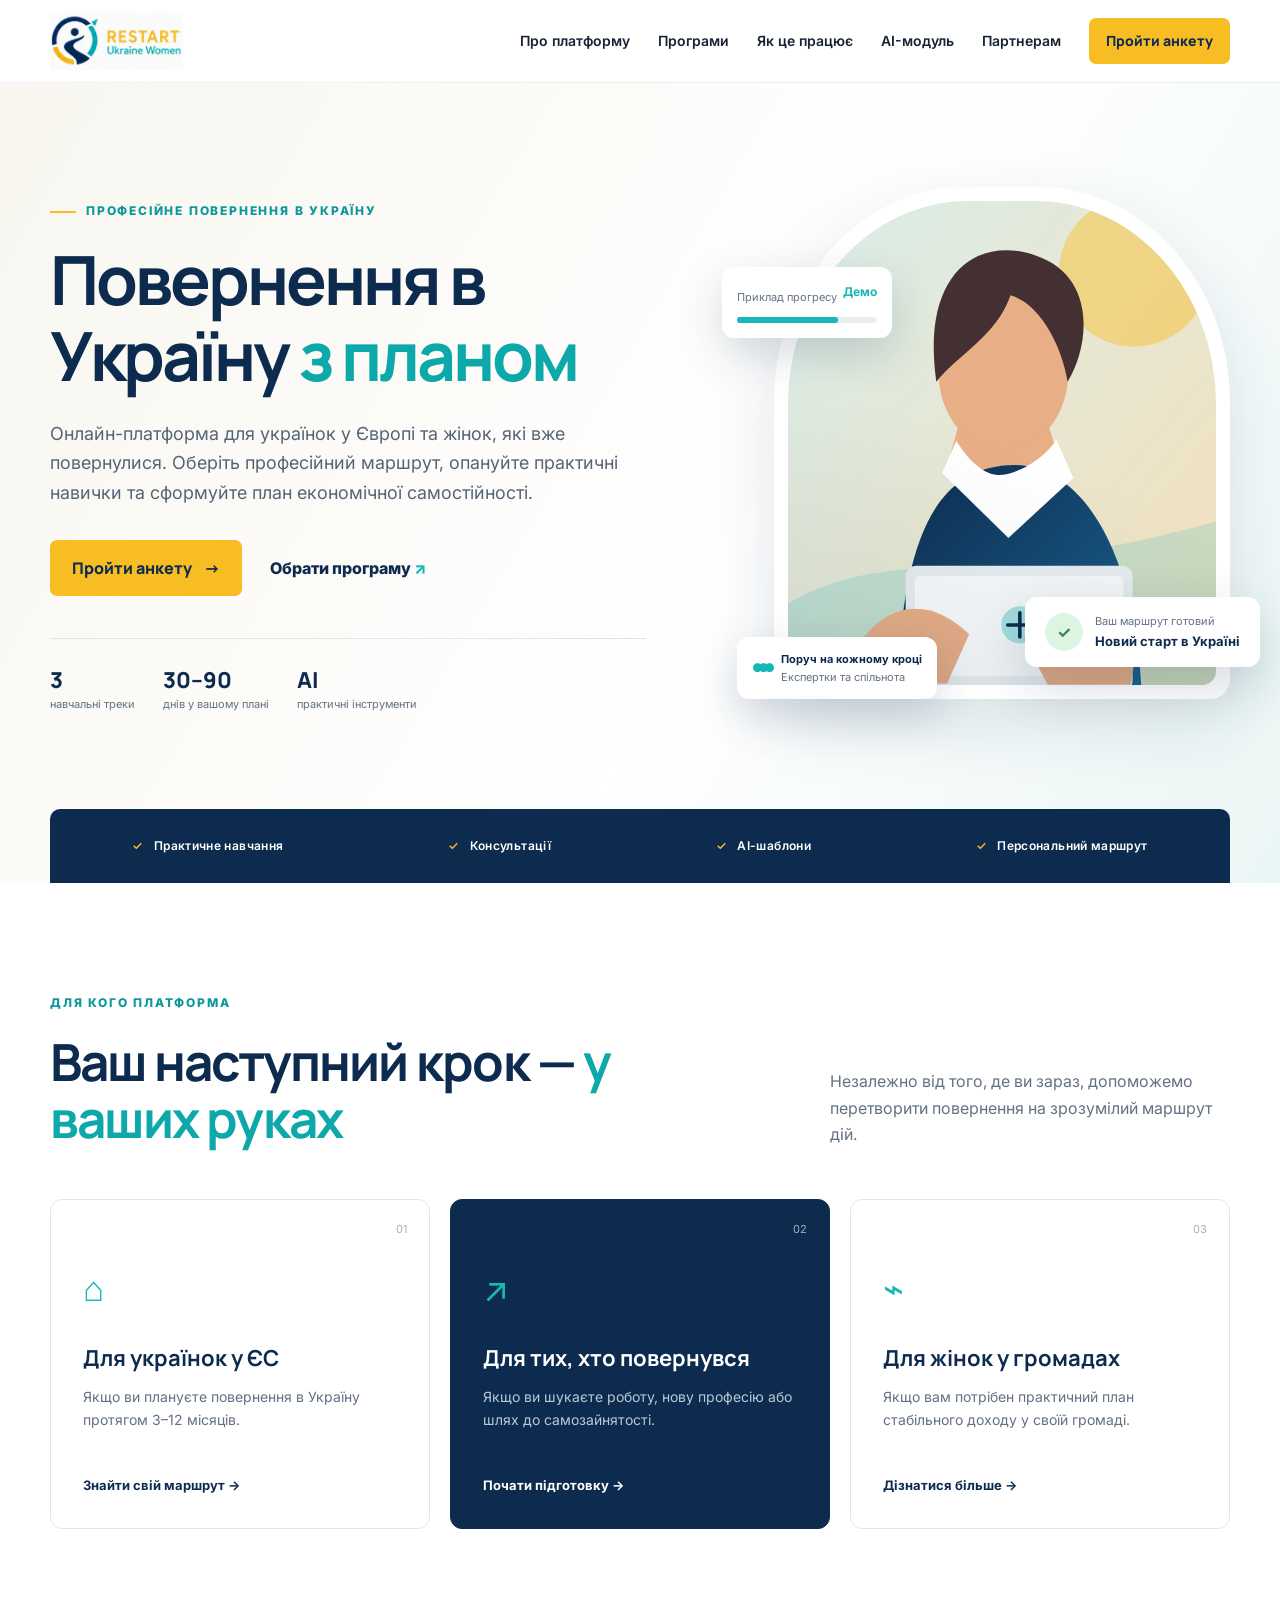
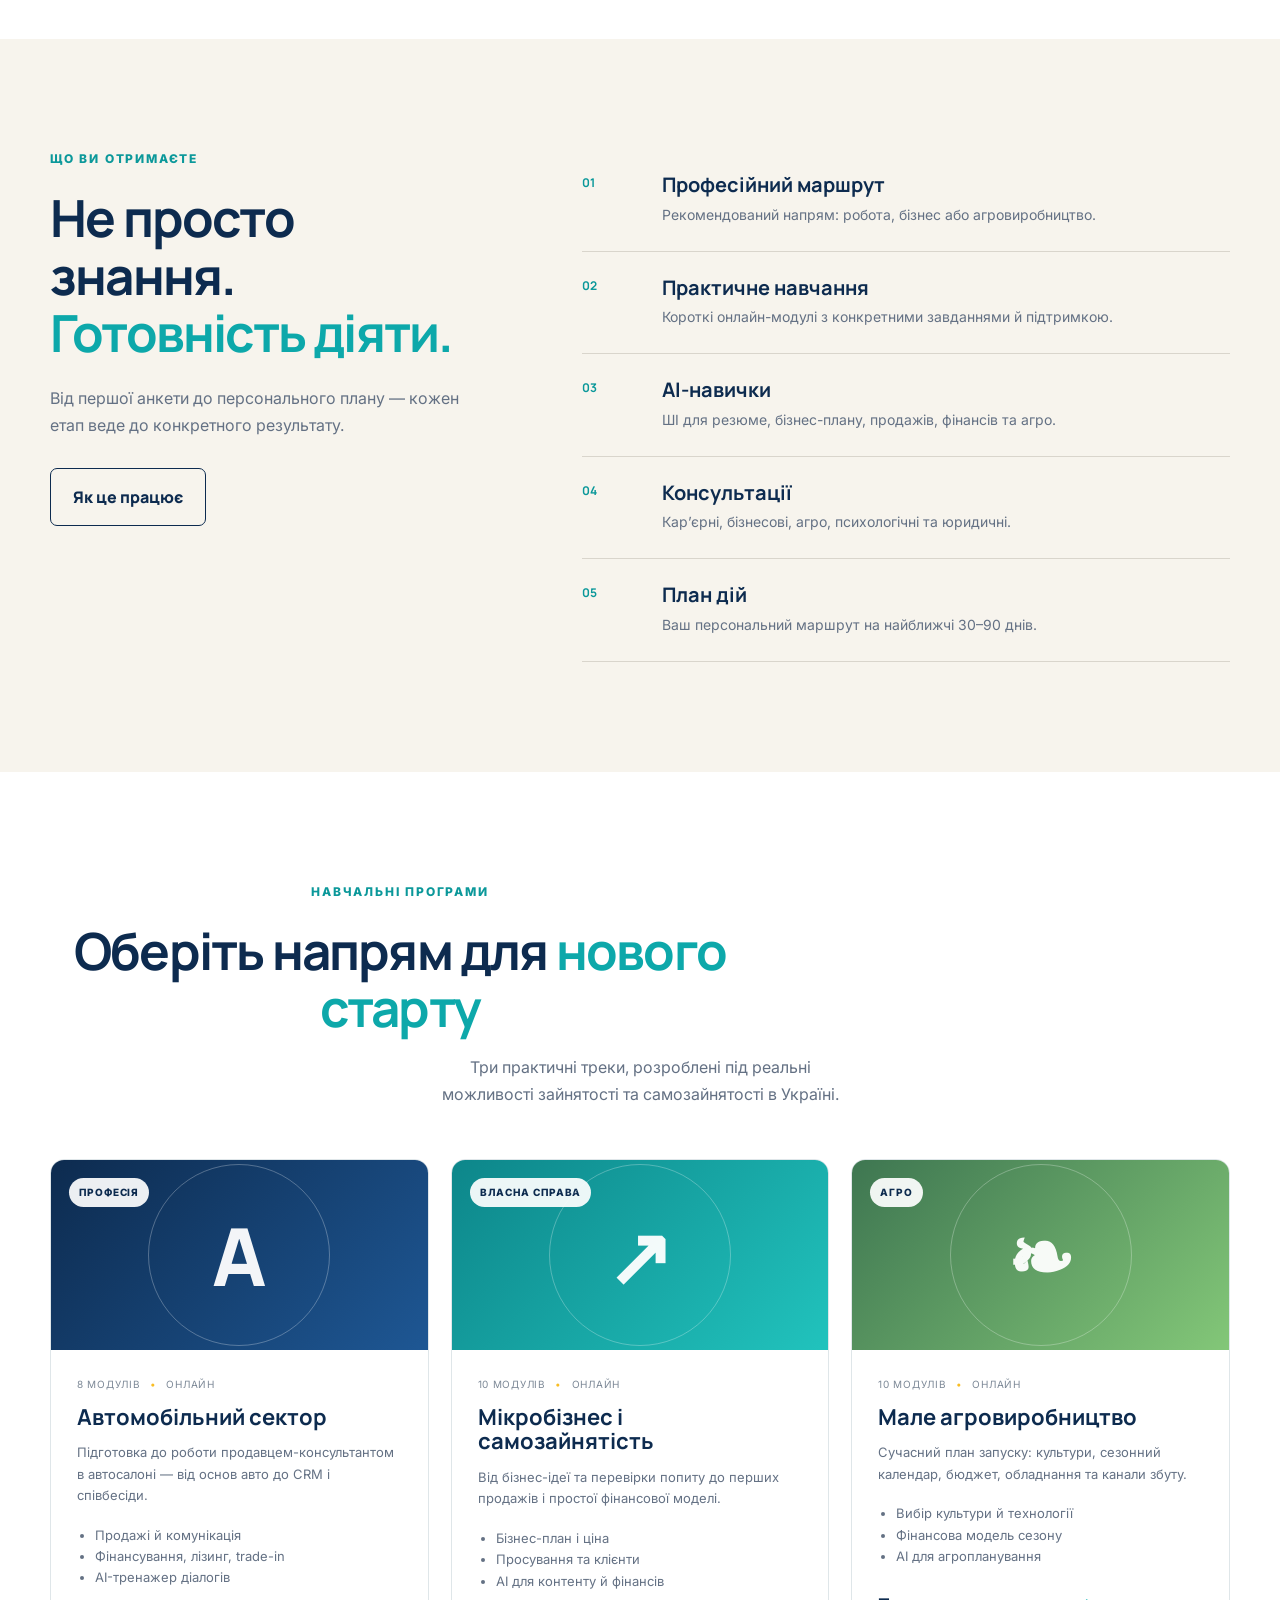
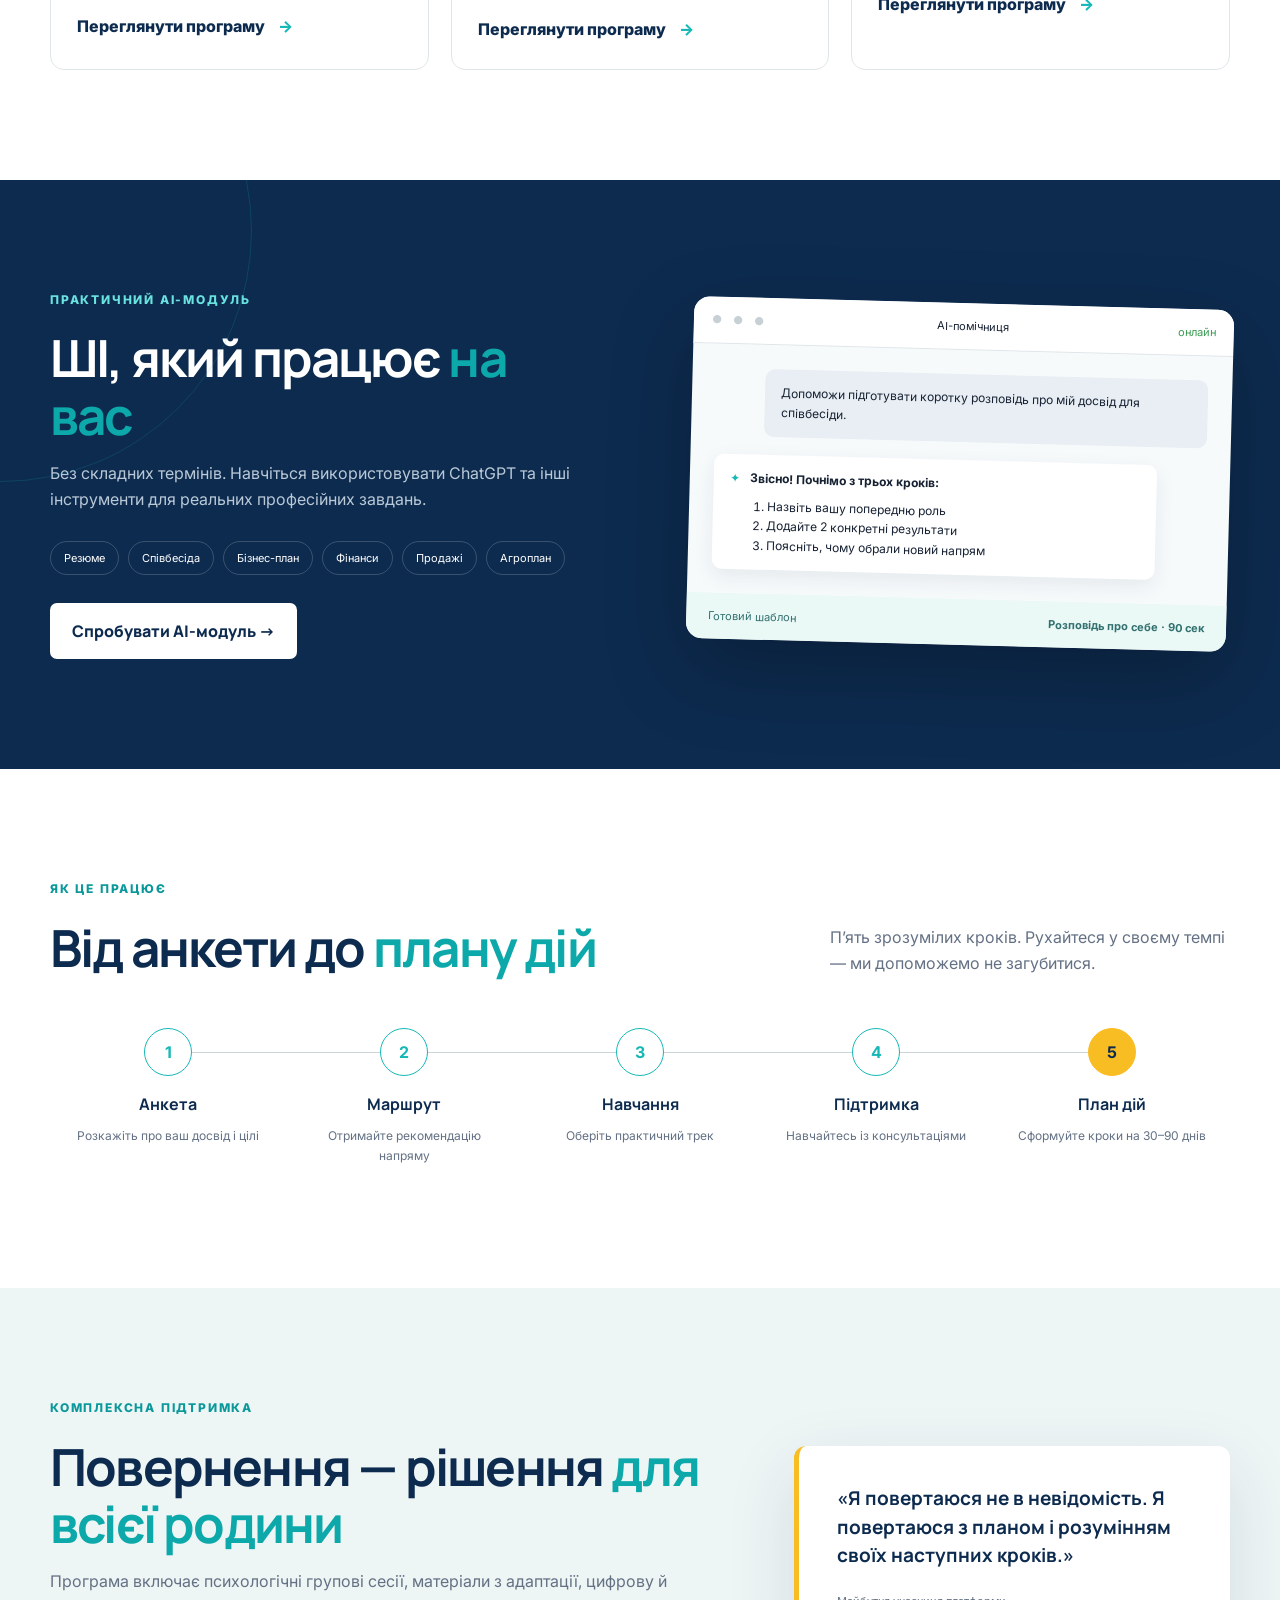
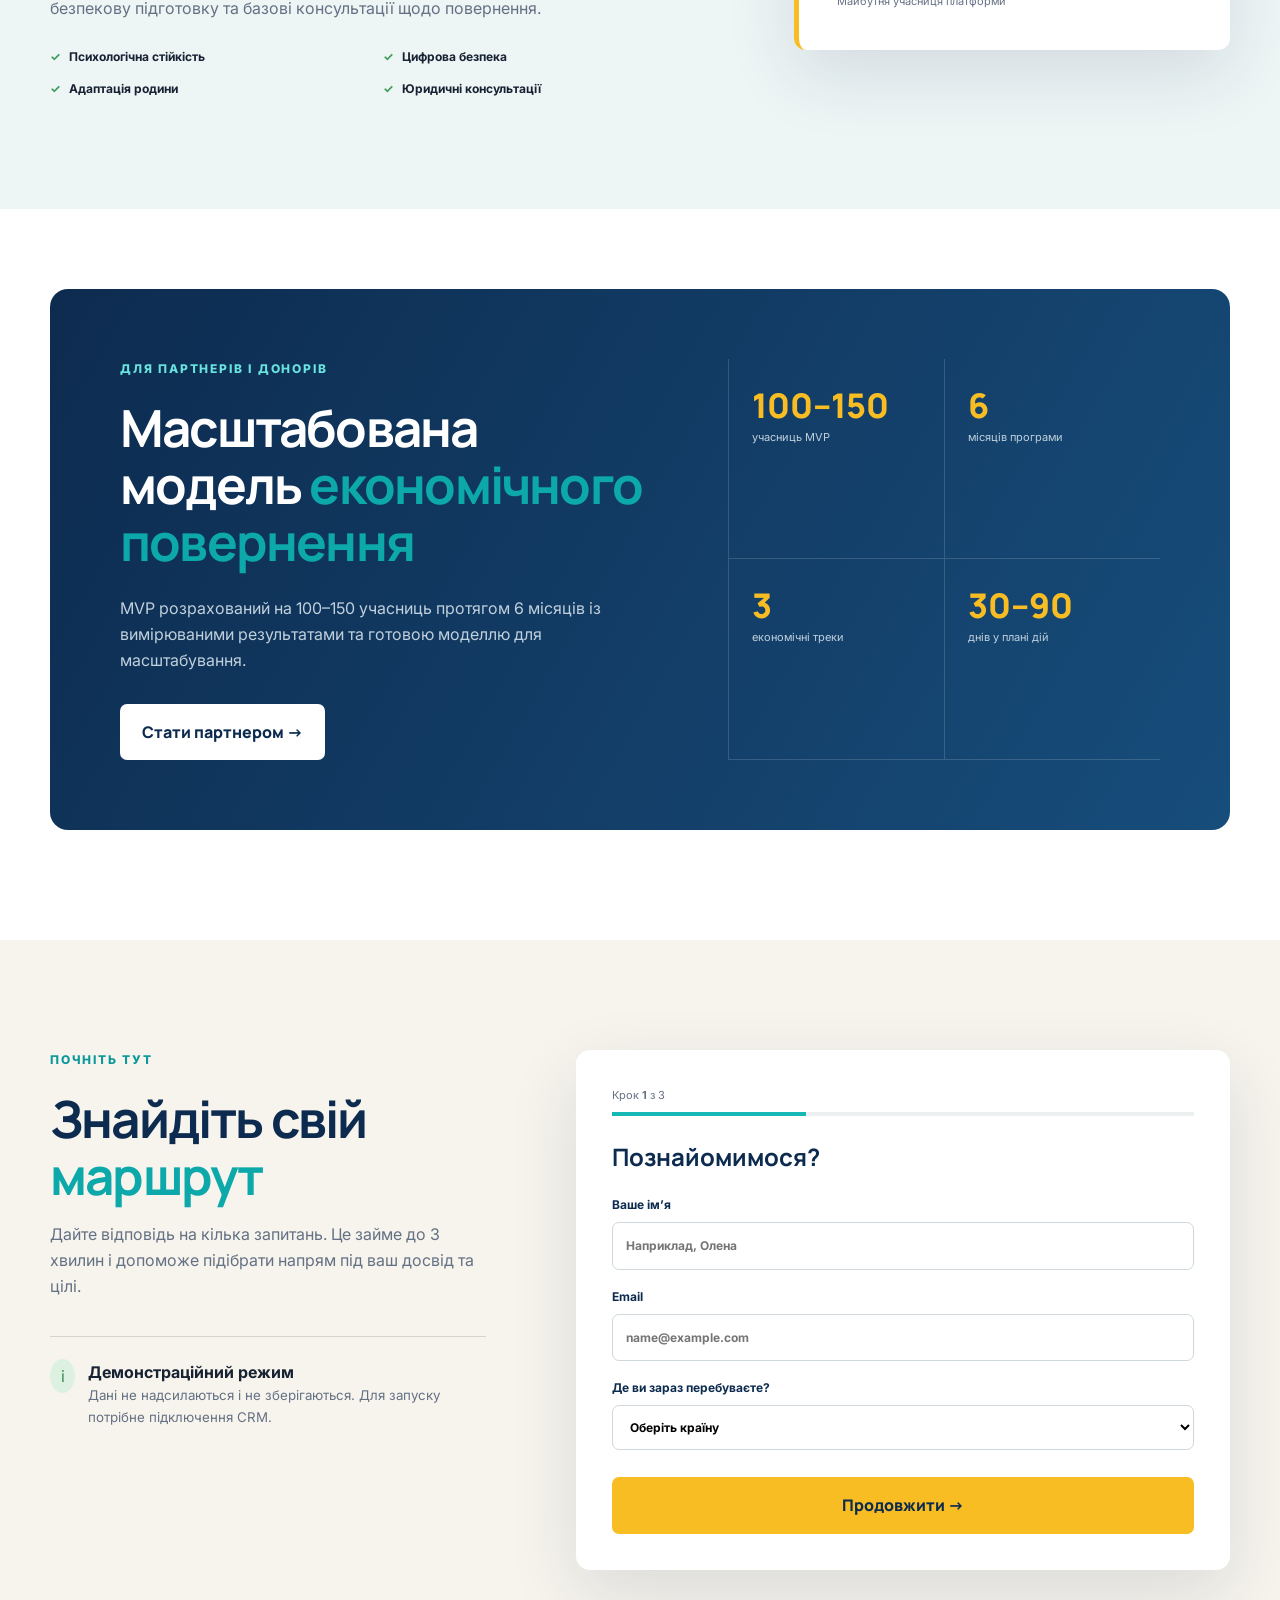
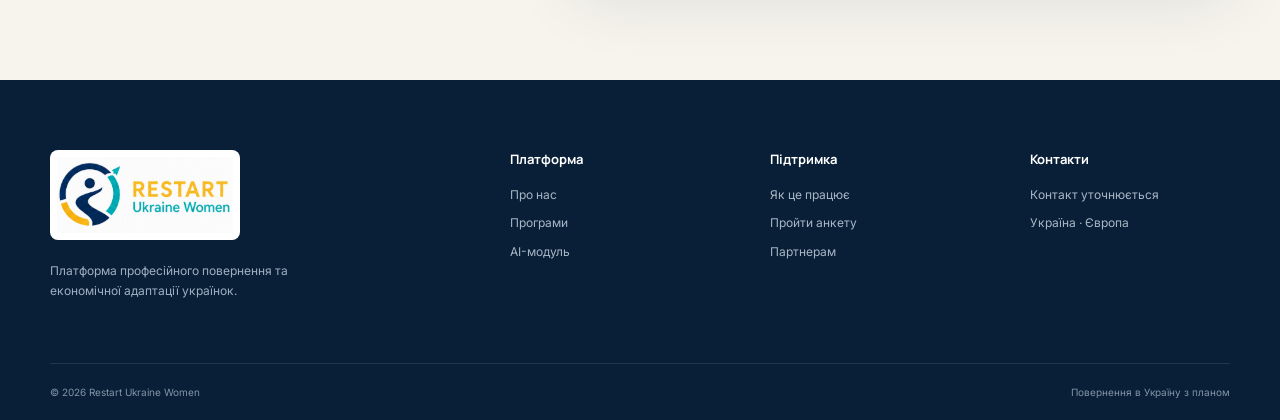
<file: index.html>
<!doctype html>
<html lang="uk">
<head>
  <meta charset="UTF-8">
  <meta name="viewport" content="width=device-width, initial-scale=1.0">
  <meta name="description" content="Restart Ukraine Women — платформа професійного повернення та економічної адаптації українок.">
  <title>Restart Ukraine Women — Повернення з планом</title>
  <link rel="preconnect" href="https://fonts.googleapis.com">
  <link rel="preconnect" href="https://fonts.gstatic.com" crossorigin>
  <link href="https://fonts.googleapis.com/css2?family=Inter:wght@400;500;600&family=Manrope:wght@600;700;800&display=swap" rel="stylesheet">
  <link rel="stylesheet" href="styles.css">
  <script src="app.js" defer></script>
</head>
<body>
  <a class="skip-link" href="#main">До основного вмісту</a>
  <header class="site-header" id="top">
    <div class="container header-inner">
      <a class="brand" href="#top" aria-label="Restart Ukraine Women — на головну">
        <img src="assets/logo.png" alt="Restart Ukraine Women">
      </a>
      <button class="menu-toggle" type="button" aria-label="Відкрити меню" aria-expanded="false"><span></span><span></span><span></span></button>
      <nav class="main-nav" aria-label="Головна навігація">
        <a href="about.html">Про платформу</a><a href="programs.html">Програми</a><a href="#how">Як це працює</a><a href="ai.html">AI-модуль</a><a href="partners.html">Партнерам</a>
        <a class="button button-small" href="application.html">Пройти анкету</a>
      </nav>
    </div>
  </header>

  <main id="main">
    <section class="hero">
      <div class="container hero-grid">
        <div class="hero-copy">
          <div class="eyebrow"><span></span>Професійне повернення в Україну</div>
          <h1>Повернення в Україну <em>з планом</em></h1>
          <p class="lead">Онлайн-платформа для українок у Європі та жінок, які вже повернулися. Оберіть професійний маршрут, опануйте практичні навички та сформуйте план економічної самостійності.</p>
          <div class="hero-actions"><a class="button" href="application.html">Пройти анкету <span>→</span></a><a class="text-link" href="programs.html">Обрати програму <span>↗</span></a></div>
          <div class="hero-proof"><div><strong>3</strong><span>навчальні треки</span></div><div><strong>30–90</strong><span>днів у вашому плані</span></div><div><strong>AI</strong><span>практичні інструменти</span></div></div>
        </div>
        <div class="hero-visual" aria-label="Жінка планує професійне повернення">
          <div class="portrait-card"><div class="portrait-image" role="img" aria-label="Учасниця платформи працює за ноутбуком"></div><div class="route-card"><span class="route-icon">✓</span><div><small>Ваш маршрут готовий</small><strong>Новий старт в Україні</strong></div></div></div>
          <div class="floating-card progress-card"><span>Приклад прогресу</span><strong>Демо</strong><div class="bar"><i></i></div></div>
          <div class="floating-card support-card"><span class="avatars">● ● ●</span><div><strong>Поруч на кожному кроці</strong><small>Експертки та спільнота</small></div></div>
        </div>
      </div>
      <div class="container feature-strip"><span>Практичне навчання</span><span>Консультації</span><span>AI-шаблони</span><span>Персональний маршрут</span></div>
    </section>

    <section class="section audience" id="about">
      <div class="container"><div class="section-heading"><div><div class="eyebrow">Для кого платформа</div><h2>Ваш наступний крок — <em>у ваших руках</em></h2></div><p>Незалежно від того, де ви зараз, допоможемо перетворити повернення на зрозумілий маршрут дій.</p></div>
        <div class="audience-grid">
          <article class="audience-card"><span class="number">01</span><div class="line-icon">⌂</div><h3>Для українок у ЄС</h3><p>Якщо ви плануєте повернення в Україну протягом 3–12 місяців.</p><a href="#application">Знайти свій маршрут →</a></article>
          <article class="audience-card featured"><span class="number">02</span><div class="line-icon">↗</div><h3>Для тих, хто повернувся</h3><p>Якщо ви шукаєте роботу, нову професію або шлях до самозайнятості.</p><a href="#application">Почати підготовку →</a></article>
          <article class="audience-card"><span class="number">03</span><div class="line-icon">⌁</div><h3>Для жінок у громадах</h3><p>Якщо вам потрібен практичний план стабільного доходу у своїй громаді.</p><a href="#application">Дізнатися більше →</a></article>
        </div>
      </div>
    </section>

    <section class="section outcomes">
      <div class="container outcomes-grid"><div class="outcomes-intro"><div class="eyebrow">Що ви отримаєте</div><h2>Не просто знання.<br><em>Готовність діяти.</em></h2><p>Від першої анкети до персонального плану — кожен етап веде до конкретного результату.</p><a class="button button-outline" href="#how">Як це працює</a></div>
        <div class="outcome-list">
          <article><span>01</span><div><h3>Професійний маршрут</h3><p>Рекомендований напрям: робота, бізнес або агровиробництво.</p></div></article>
          <article><span>02</span><div><h3>Практичне навчання</h3><p>Короткі онлайн-модулі з конкретними завданнями й підтримкою.</p></div></article>
          <article><span>03</span><div><h3>AI-навички</h3><p>ШІ для резюме, бізнес-плану, продажів, фінансів та агро.</p></div></article>
          <article><span>04</span><div><h3>Консультації</h3><p>Кар’єрні, бізнесові, агро, психологічні та юридичні.</p></div></article>
          <article><span>05</span><div><h3>План дій</h3><p>Ваш персональний маршрут на найближчі 30–90 днів.</p></div></article>
        </div></div>
    </section>

    <section class="section programs" id="programs"><div class="container"><div class="section-heading centered"><div><div class="eyebrow">Навчальні програми</div><h2>Оберіть напрям для <em>нового старту</em></h2></div><p>Три практичні треки, розроблені під реальні можливості зайнятості та самозайнятості в Україні.</p></div>
      <div class="program-grid">
        <article class="program-card auto"><div class="program-art"><span class="program-tag">Професія</span><span class="program-symbol">A</span></div><div class="program-body"><div class="program-meta">8 модулів <span>•</span> онлайн</div><h3>Автомобільний сектор</h3><p>Підготовка до роботи продавцем-консультантом в автосалоні — від основ авто до CRM і співбесіди.</p><ul><li>Продажі й комунікація</li><li>Фінансування, лізинг, trade-in</li><li>AI-тренажер діалогів</li></ul><button class="program-open" data-program="auto">Переглянути програму <span>→</span></button></div></article>
        <article class="program-card business"><div class="program-art"><span class="program-tag">Власна справа</span><span class="program-symbol">↗</span></div><div class="program-body"><div class="program-meta">10 модулів <span>•</span> онлайн</div><h3>Мікробізнес і самозайнятість</h3><p>Від бізнес-ідеї та перевірки попиту до перших продажів і простої фінансової моделі.</p><ul><li>Бізнес-план і ціна</li><li>Просування та клієнти</li><li>AI для контенту й фінансів</li></ul><button class="program-open" data-program="business">Переглянути програму <span>→</span></button></div></article>
        <article class="program-card agro"><div class="program-art"><span class="program-tag">Агро</span><span class="program-symbol">❧</span></div><div class="program-body"><div class="program-meta">10 модулів <span>•</span> онлайн</div><h3>Мале агровиробництво</h3><p>Сучасний план запуску: культури, сезонний календар, бюджет, обладнання та канали збуту.</p><ul><li>Вибір культури й технології</li><li>Фінансова модель сезону</li><li>AI для агропланування</li></ul><button class="program-open" data-program="agro">Переглянути програму <span>→</span></button></div></article>
      </div></div></section>

    <section class="section ai-section" id="ai"><div class="container ai-grid"><div class="ai-copy"><div class="eyebrow light">Практичний AI-модуль</div><h2>ШІ, який працює <em>на вас</em></h2><p>Без складних термінів. Навчіться використовувати ChatGPT та інші інструменти для реальних професійних завдань.</p><div class="ai-usecases"><span>Резюме</span><span>Співбесіда</span><span>Бізнес-план</span><span>Фінанси</span><span>Продажі</span><span>Агроплан</span></div><a class="button button-light" href="#application">Спробувати AI-модуль →</a></div>
      <div class="ai-demo"><div class="demo-header"><span class="dots">● ● ●</span><span>AI-помічниця</span><span class="online">онлайн</span></div><div class="chat"><div class="message user">Допоможи підготувати коротку розповідь про мій досвід для співбесіди.</div><div class="message bot"><span>✦</span><div><strong>Звісно! Почнімо з трьох кроків:</strong><ol><li>Назвіть вашу попередню роль</li><li>Додайте 2 конкретні результати</li><li>Поясніть, чому обрали новий напрям</li></ol></div></div></div><div class="template-row"><span>Готовий шаблон</span><strong>Розповідь про себе · 90 сек</strong></div></div></div></section>

    <section class="section how" id="how"><div class="container"><div class="section-heading"><div><div class="eyebrow">Як це працює</div><h2>Від анкети до <em>плану дій</em></h2></div><p>П’ять зрозумілих кроків. Рухайтеся у своєму темпі — ми допоможемо не загубитися.</p></div>
      <div class="timeline"><article><span>1</span><h3>Анкета</h3><p>Розкажіть про ваш досвід і цілі</p></article><article><span>2</span><h3>Маршрут</h3><p>Отримайте рекомендацію напряму</p></article><article><span>3</span><h3>Навчання</h3><p>Оберіть практичний трек</p></article><article><span>4</span><h3>Підтримка</h3><p>Навчайтесь із консультаціями</p></article><article><span>5</span><h3>План дій</h3><p>Сформуйте кроки на 30–90 днів</p></article></div></div></section>

    <section class="section support"><div class="container support-grid"><div><div class="eyebrow">Комплексна підтримка</div><h2>Повернення — рішення <em>для всієї родини</em></h2><p>Програма включає психологічні групові сесії, матеріали з адаптації, цифрову й безпекову підготовку та базові консультації щодо повернення.</p><div class="support-points"><span>Психологічна стійкість</span><span>Цифрова безпека</span><span>Адаптація родини</span><span>Юридичні консультації</span></div></div><aside><blockquote>«Я повертаюся не в невідомість. Я повертаюся з планом і розумінням своїх наступних кроків.»</blockquote><span>Майбутня учасниця платформи</span></aside></div></section>

    <section class="section partners" id="partners"><div class="container partner-card"><div><div class="eyebrow light">Для партнерів і донорів</div><h2>Масштабована модель <em>економічного повернення</em></h2><p>MVP розрахований на 100–150 учасниць протягом 6 місяців із вимірюваними результатами та готовою моделлю для масштабування.</p><a class="button button-light" href="partners.html">Стати партнером →</a></div><div class="impact"><article><strong>100–150</strong><span>учасниць MVP</span></article><article><strong>6</strong><span>місяців програми</span></article><article><strong>3</strong><span>економічні треки</span></article><article><strong>30–90</strong><span>днів у плані дій</span></article></div></div></section>

    <section class="section application" id="application"><div class="container form-grid"><div class="form-intro"><div class="eyebrow">Почніть тут</div><h2>Знайдіть свій <em>маршрут</em></h2><p>Дайте відповідь на кілька запитань. Це займе до 3 хвилин і допоможе підібрати напрям під ваш досвід та цілі.</p><div class="privacy-note"><span>i</span><div><strong>Демонстраційний режим</strong><small>Дані не надсилаються і не зберігаються. Для запуску потрібне підключення CRM.</small></div></div></div>
      <form class="application-form" novalidate><div class="form-progress"><span>Крок <b>1</b> з 3</span><div><i></i></div></div>
        <div class="form-step active" data-step="1"><h3>Познайомимося?</h3><label>Ваше ім’я<input name="name" autocomplete="name" required placeholder="Наприклад, Олена"></label><label>Email<input type="email" name="email" autocomplete="email" required placeholder="name@example.com"></label><label>Де ви зараз перебуваєте?<select name="location" required><option value="">Оберіть країну</option><option>Україна</option><option>Польща</option><option>Німеччина</option><option>Чехія</option><option>Інша країна ЄС</option></select></label><button class="button form-next" type="button">Продовжити →</button></div>
        <div class="form-step" data-step="2"><h3>Що для вас зараз найважливіше?</h3><div class="choice-grid"><label><input type="radio" name="goal" value="job" required><span>Знайти роботу</span></label><label><input type="radio" name="goal" value="business"><span>Відкрити власну справу</span></label><label><input type="radio" name="goal" value="agro"><span>Запустити агровиробництво</span></label><label><input type="radio" name="goal" value="unknown"><span>Ще не визначилася</span></label></div><div class="form-buttons"><button class="button button-outline form-back" type="button">Назад</button><button class="button form-next" type="button">Продовжити →</button></div></div>
        <div class="form-step" data-step="3"><h3>Коли плануєте повернення?</h3><div class="choice-grid"><label><input type="radio" name="return" value="already" required><span>Вже в Україні</span></label><label><input type="radio" name="return" value="3"><span>До 3 місяців</span></label><label><input type="radio" name="return" value="12"><span>Протягом року</span></label><label><input type="radio" name="return" value="later"><span>Поки планую</span></label></div><label class="consent"><input type="checkbox" name="consent" required><span>Погоджуюся на обробку персональних даних після підключення захищеної системи</span></label><div class="form-buttons"><button class="button button-outline form-back" type="button">Назад</button><button class="button" type="submit">Переглянути демо-результат →</button></div></div>
        <div class="form-success" aria-live="polite"><span>✓</span><h3>Анкету заповнено у прототипі, <b></b>!</h3><p>Це демонстраційний сценарій. Дані не надсилалися та не зберігалися. Після підключення CRM наступним кроком буде визначення рекомендованого маршруту участі.</p><button type="button" class="text-link form-reset">Заповнити ще раз</button></div>
      </form></div></section>
  </main>

  <footer><div class="container footer-grid"><div><img src="assets/logo.png" alt="Restart Ukraine Women"><p>Платформа професійного повернення та економічної адаптації українок.</p></div><div><strong>Платформа</strong><a href="#about">Про нас</a><a href="#programs">Програми</a><a href="#ai">AI-модуль</a></div><div><strong>Підтримка</strong><a href="#how">Як це працює</a><a href="#application">Пройти анкету</a><a href="#partners">Партнерам</a></div><div><strong>Контакти</strong><a href="contacts.html">Контакт уточнюється</a><span>Україна · Європа</span></div></div><div class="container footer-bottom"><span>© 2026 Restart Ukraine Women</span><span>Повернення в Україну з планом</span></div></footer>

  <dialog class="program-dialog"><button class="dialog-close" aria-label="Закрити">×</button><div class="dialog-content"></div></dialog>
</body>
</html>
</file>
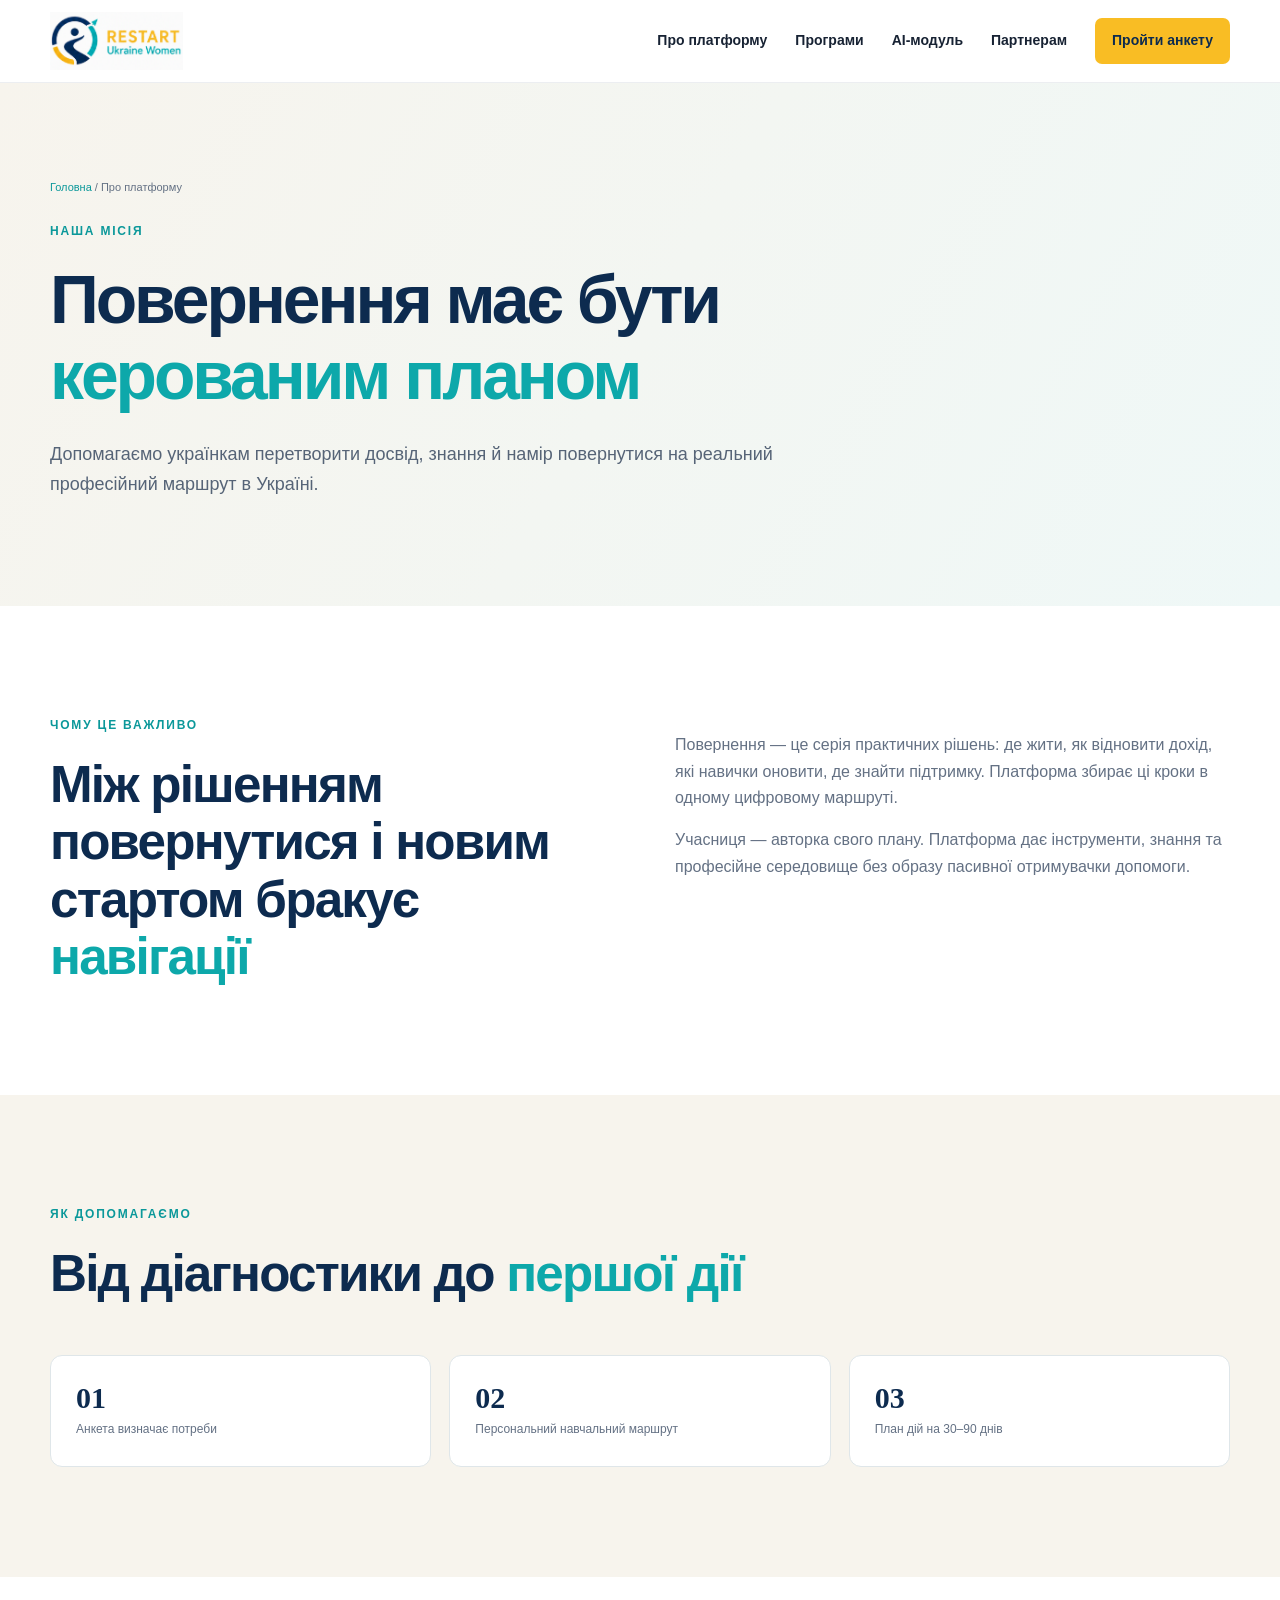
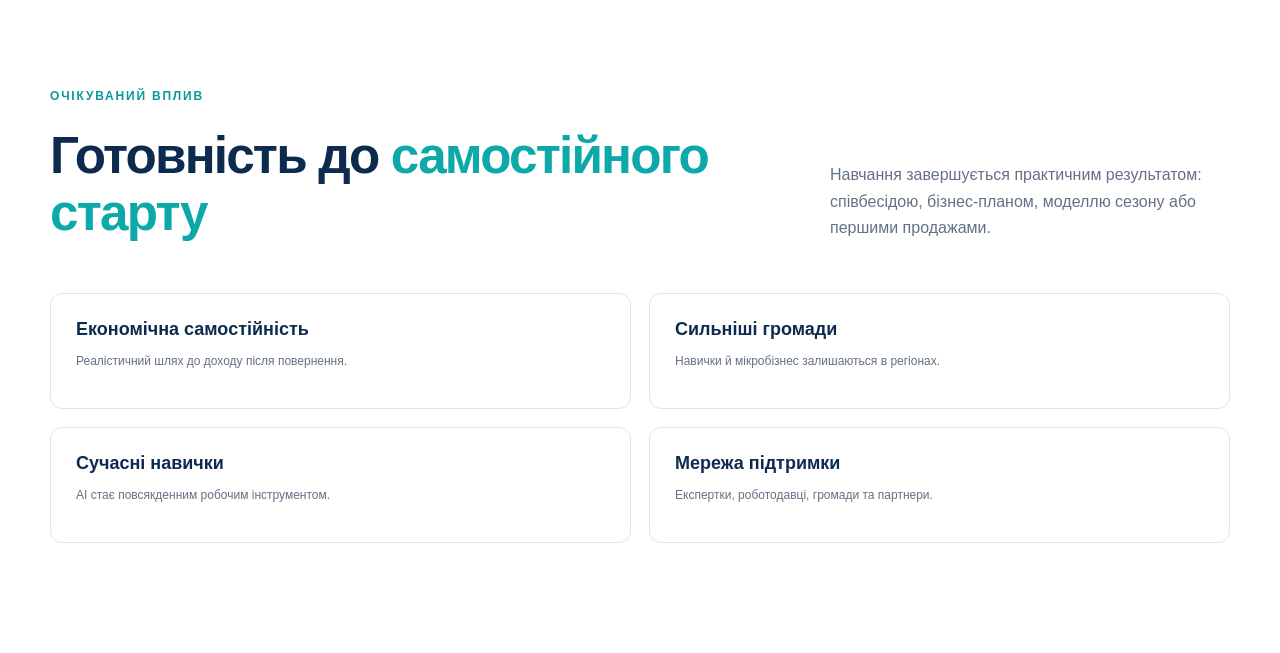
<file: about.html>
<!doctype html><html lang="uk"><head><meta charset="UTF-8"><meta name="viewport" content="width=device-width,initial-scale=1"><title>Про платформу — Restart Ukraine Women</title><link rel="stylesheet" href="styles.css"><script src="app.js" defer></script></head><body><header class="site-header"><div class="container header-inner"><a class="brand" href="index.html"><img src="assets/logo.png" alt="Restart Ukraine Women"></a><button class="menu-toggle" aria-label="Відкрити меню"><span></span><span></span><span></span></button><nav class="main-nav"><a href="about.html">Про платформу</a><a href="programs.html">Програми</a><a href="ai.html">AI-модуль</a><a href="partners.html">Партнерам</a><a class="button button-small" href="application.html">Пройти анкету</a></nav></div></header><main><section class="page-hero"><div class="container"><div class="breadcrumbs"><a href="index.html">Головна</a> / Про платформу</div><div class="eyebrow">Наша місія</div><h1>Повернення має бути <em>керованим планом</em></h1><p class="lead">Допомагаємо українкам перетворити досвід, знання й намір повернутися на реальний професійний маршрут в Україні.</p></div></section><section class="section"><div class="container content-grid"><div><div class="eyebrow">Чому це важливо</div><h2>Між рішенням повернутися і новим стартом бракує <em>навігації</em></h2></div><div><p>Повернення — це серія практичних рішень: де жити, як відновити дохід, які навички оновити, де знайти підтримку. Платформа збирає ці кроки в одному цифровому маршруті.</p><p>Учасниця — авторка свого плану. Платформа дає інструменти, знання та професійне середовище без образу пасивної отримувачки допомоги.</p></div></div></section><section class="section outcomes"><div class="container"><div class="section-heading"><div><div class="eyebrow">Як допомагаємо</div><h2>Від діагностики до <em>першої дії</em></h2></div></div><div class="metric-grid"><div class="metric"><strong>01</strong><span>Анкета визначає потреби</span></div><div class="metric"><strong>02</strong><span>Персональний навчальний маршрут</span></div><div class="metric"><strong>03</strong><span>План дій на 30–90 днів</span></div></div></div></section><section class="section"><div class="container"><div class="section-heading"><div><div class="eyebrow">Очікуваний вплив</div><h2>Готовність до <em>самостійного старту</em></h2></div><p>Навчання завершується практичним результатом: співбесідою, бізнес-планом, моделлю сезону або першими продажами.</p></div><div class="guide-list"><article><h3>Економічна самостійність</h3><p>Реалістичний шлях до доходу після повернення.</p></article><article><h3>Сильніші громади</h3><p>Навички й мікробізнес залишаються в регіонах.</p></article><article><h3>Сучасні навички</h3><p>AI стає повсякденним робочим інструментом.</p></article><article><h3>Мережа підтримки</h3><p>Експертки, роботодавці, громади та партнери.</p></article></div></div></section></main></body></html>
</file>
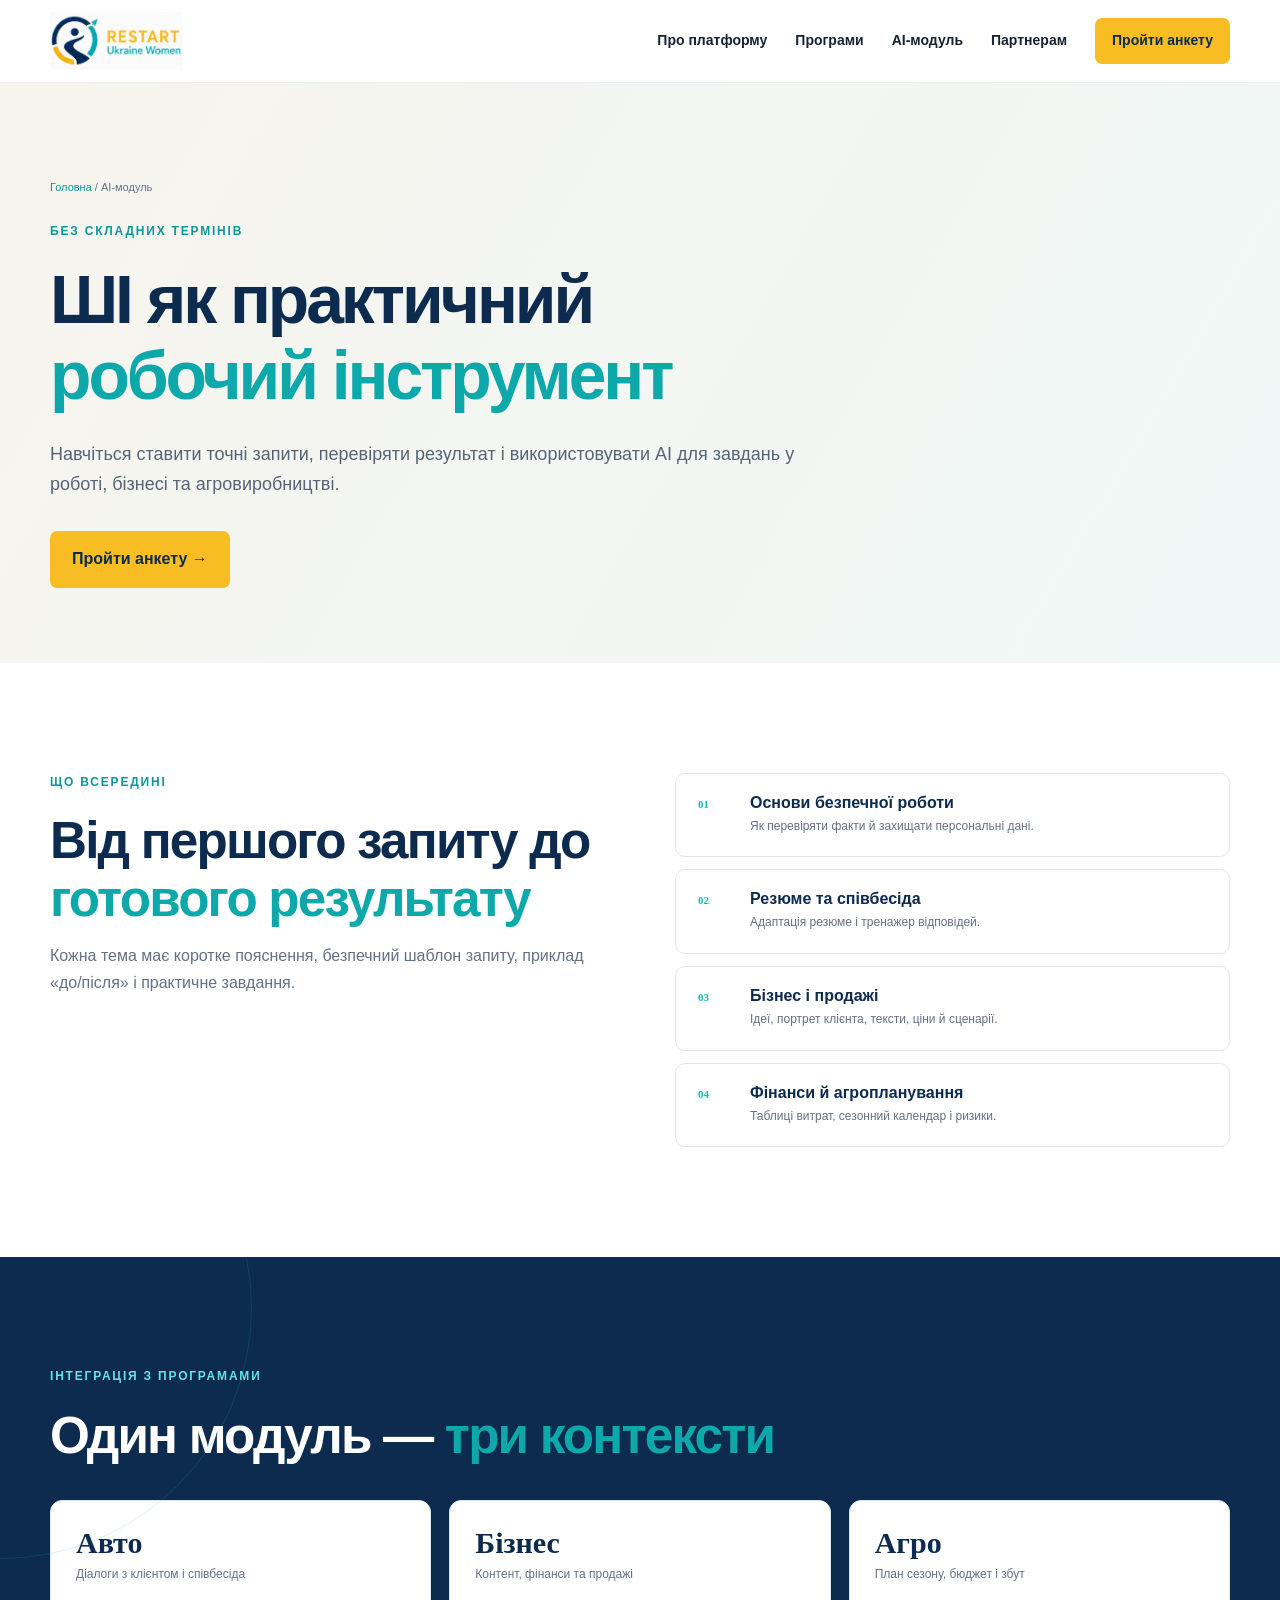
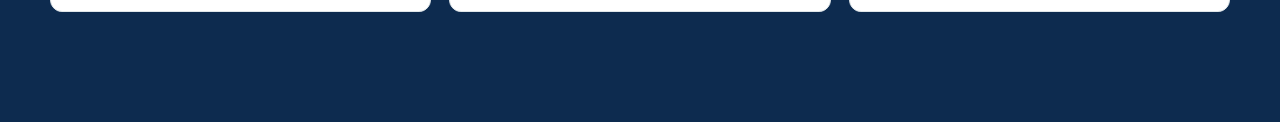
<file: ai.html>
<!doctype html><html lang="uk"><head><meta charset="UTF-8"><meta name="viewport" content="width=device-width,initial-scale=1"><title>AI-модуль — Restart Ukraine Women</title><link rel="stylesheet" href="styles.css"><script src="app.js" defer></script></head><body><header class="site-header"><div class="container header-inner"><a class="brand" href="index.html"><img src="assets/logo.png" alt="Restart Ukraine Women"></a><button class="menu-toggle" aria-label="Відкрити меню"><span></span><span></span><span></span></button><nav class="main-nav"><a href="about.html">Про платформу</a><a href="programs.html">Програми</a><a href="ai.html">AI-модуль</a><a href="partners.html">Партнерам</a><a class="button button-small" href="application.html">Пройти анкету</a></nav></div></header><main><section class="page-hero"><div class="container"><div class="breadcrumbs"><a href="index.html">Головна</a> / AI-модуль</div><div class="eyebrow">Без складних термінів</div><h1>ШІ як практичний <em>робочий інструмент</em></h1><p class="lead">Навчіться ставити точні запити, перевіряти результат і використовувати AI для завдань у роботі, бізнесі та агровиробництві.</p><a class="button" href="application.html">Пройти анкету →</a></div></section><section class="section"><div class="container content-grid"><div><div class="eyebrow">Що всередині</div><h2>Від першого запиту до <em>готового результату</em></h2><p>Кожна тема має коротке пояснення, безпечний шаблон запиту, приклад «до/після» і практичне завдання.</p></div><div class="module-list"><article><div><h3>Основи безпечної роботи</h3><p>Як перевіряти факти й захищати персональні дані.</p></div></article><article><div><h3>Резюме та співбесіда</h3><p>Адаптація резюме і тренажер відповідей.</p></div></article><article><div><h3>Бізнес і продажі</h3><p>Ідеї, портрет клієнта, тексти, ціни й сценарії.</p></div></article><article><div><h3>Фінанси й агропланування</h3><p>Таблиці витрат, сезонний календар і ризики.</p></div></article></div></div></section><section class="section ai-section"><div class="container"><div class="eyebrow light">Інтеграція з програмами</div><h2 style="color:white">Один модуль — <em>три контексти</em></h2><div class="metric-grid" style="margin-top:35px"><div class="metric"><strong>Авто</strong><span>Діалоги з клієнтом і співбесіда</span></div><div class="metric"><strong>Бізнес</strong><span>Контент, фінанси та продажі</span></div><div class="metric"><strong>Агро</strong><span>План сезону, бюджет і збут</span></div></div></div></section></main></body></html>
</file>
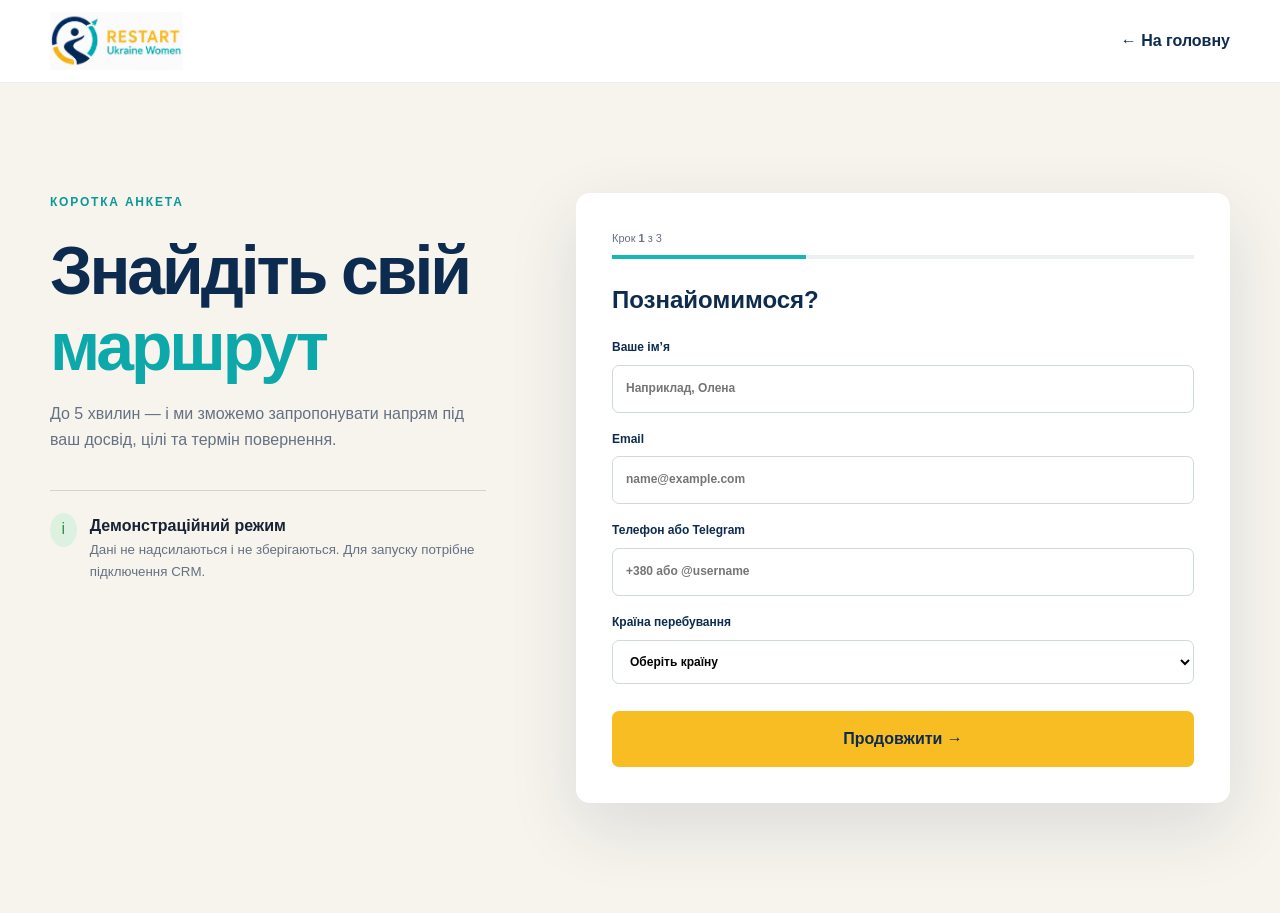
<file: application.html>
<!doctype html><html lang="uk"><head><meta charset="UTF-8"><meta name="viewport" content="width=device-width,initial-scale=1"><title>Анкета — Restart Ukraine Women</title><link rel="stylesheet" href="styles.css"><script src="app.js" defer></script></head><body><header class="site-header"><div class="container header-inner"><a class="brand" href="index.html"><img src="assets/logo.png" alt="Restart Ukraine Women"></a><a class="text-link" href="index.html">← На головну</a></div></header><main><section class="section application"><div class="container form-grid"><div class="form-intro"><div class="eyebrow">Коротка анкета</div><h1>Знайдіть свій <em>маршрут</em></h1><p>До 5 хвилин — і ми зможемо запропонувати напрям під ваш досвід, цілі та термін повернення.</p><div class="privacy-note"><span>i</span><div><strong>Демонстраційний режим</strong><small>Дані не надсилаються і не зберігаються. Для запуску потрібне підключення CRM.</small></div></div></div><form class="application-form" novalidate><div class="form-progress"><span>Крок <b>1</b> з 3</span><div><i></i></div></div>
<div class="form-step active" data-step="1"><h3>Познайомимося?</h3><label>Ваше ім’я<input name="name" autocomplete="name" required placeholder="Наприклад, Олена"></label><label>Email<input type="email" name="email" autocomplete="email" required placeholder="name@example.com"></label><label>Телефон або Telegram<input name="phone" autocomplete="tel" required placeholder="+380 або @username"></label><label>Країна перебування<select name="location" required><option value="">Оберіть країну</option><option>Україна</option><option>Польща</option><option>Німеччина</option><option>Чехія</option><option>Інша країна ЄС</option></select></label><button class="button form-next" type="button">Продовжити →</button></div>
<div class="form-step" data-step="2"><h3>Ваш досвід і повернення</h3><label>Чи плануєте повернення в Україну?<select name="return_plan" required><option value="">Оберіть відповідь</option><option>Так</option><option>Вже повернулася</option><option>Поки не визначилася</option></select></label><label>Орієнтовний термін повернення<select name="return_time" required><option value="">Оберіть термін</option><option>До 3 місяців</option><option>3–6 місяців</option><option>6–12 місяців</option><option>Пізніше</option><option>Я вже в Україні</option></select></label><label>Регіон або громада повернення<input name="region" required placeholder="Область, місто або громада"></label><label>Ваш професійний досвід<textarea name="experience" required placeholder="Коротко опишіть попередню роботу, освіту або власну справу"></textarea></label><button class="button form-next" type="button">Продовжити →</button><button class="text-link form-back" type="button" style="margin-top:15px">← Назад</button></div>
<div class="form-step" data-step="3"><h3>Оберемо напрям</h3><label>Що вам зараз найбільше потрібно?<select name="need" required><option value="">Оберіть потребу</option><option>Робота</option><option>Нова професія</option><option>Власна справа</option><option>Агровиробництво</option><option>Психологічна підтримка</option><option>Консультація</option><option>AI-навички</option></select></label><label>Який трек вам цікавий?<select name="track" required><option value="">Оберіть трек</option><option>Автомобільний сектор</option><option>Мікробізнес</option><option>Мале агровиробництво</option><option>Поки не знаю</option></select></label><label>Рівень цифрових навичок<select name="digital" required><option value="">Оберіть рівень</option><option>Початковий</option><option>Середній</option><option>Впевнений</option></select></label><label>Чи користувалися ChatGPT або іншими AI-інструментами?<select name="ai_experience" required><option value="">Оберіть відповідь</option><option>Так, регулярно</option><option>Кілька разів</option><option>Ще ні</option></select></label><label>Чи потрібна вам консультація?<select name="consultation" required><option value="">Оберіть відповідь</option><option>Так</option><option>Можливо</option><option>Ні</option></select></label><label class="consent"><input type="checkbox" name="consent" required><span>Погоджуюся на обробку персональних даних після підключення захищеної системи</span></label><div class="form-buttons"><button class="button button-outline form-back" type="button">Назад</button><button class="button" type="submit">Переглянути демо-результат →</button></div></div>
<div class="form-success" aria-live="polite"><span>✓</span><h3>Анкету заповнено у прототипі, <b></b>!</h3><p>Це демонстраційний сценарій. Дані не надсилалися та не зберігалися. Після підключення CRM наступним кроком буде визначення рекомендованого маршруту участі.</p><button type="button" class="text-link form-reset">Заповнити ще раз</button></div></form></div></section></main></body></html>
</file>
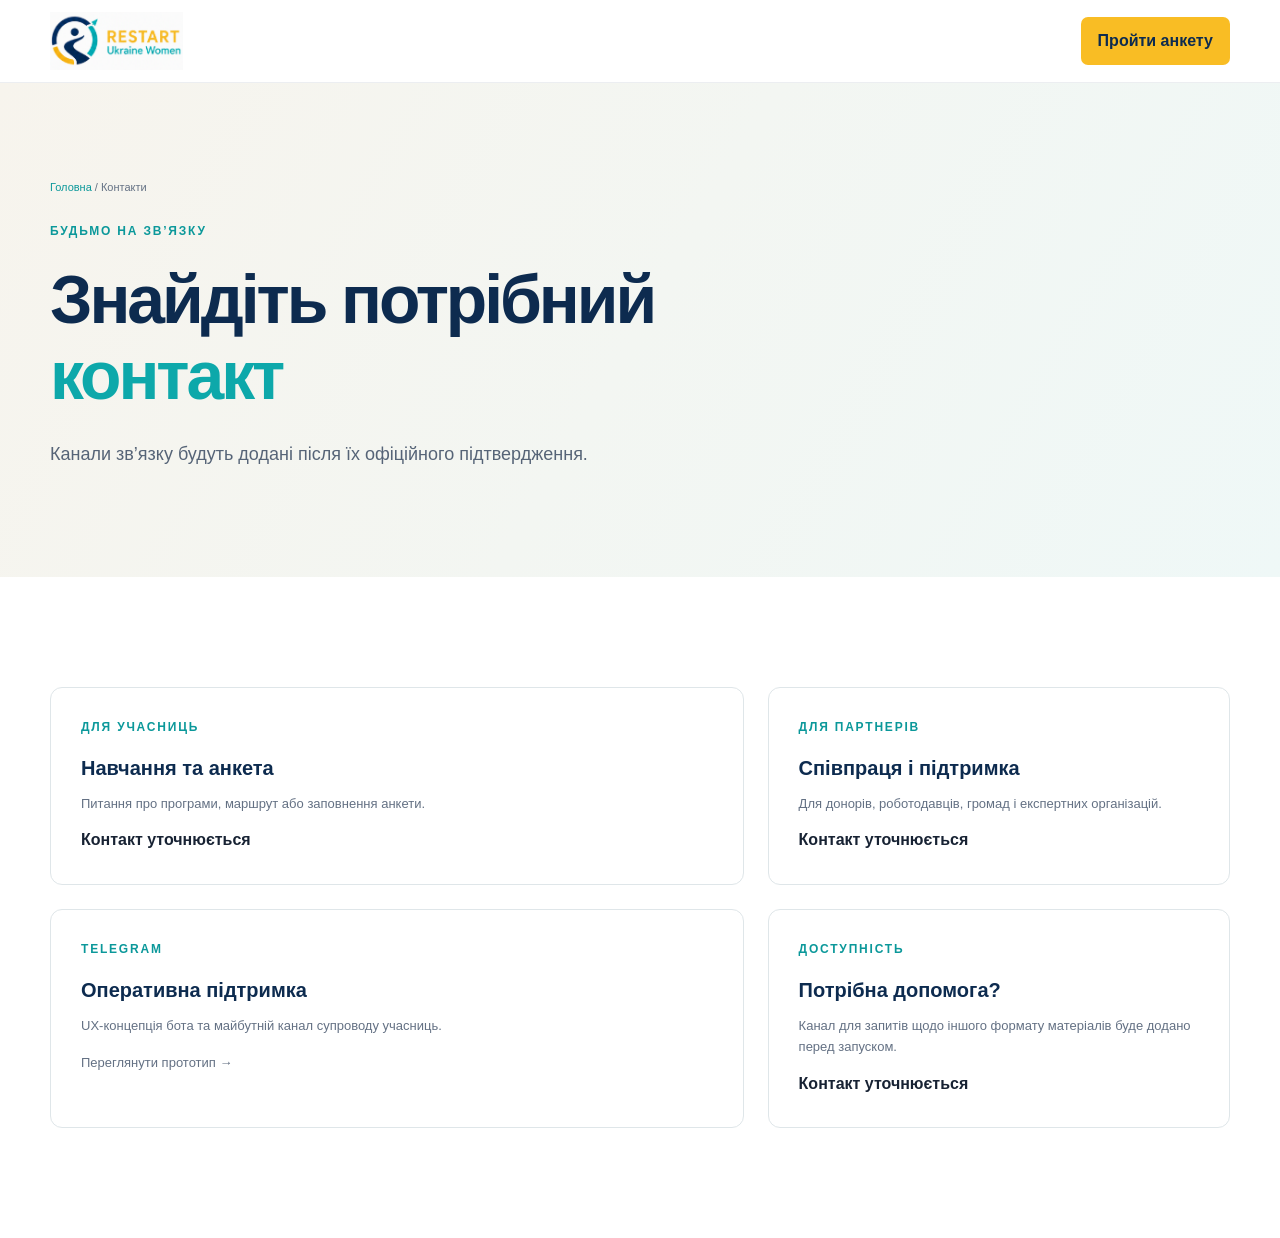
<file: contacts.html>
<!doctype html><html lang="uk"><head><meta charset="UTF-8"><meta name="viewport" content="width=device-width,initial-scale=1"><title>Контакти — Restart Ukraine Women</title><link rel="stylesheet" href="styles.css"></head><body><header class="site-header"><div class="container header-inner"><a class="brand" href="index.html"><img src="assets/logo.png" alt="Restart Ukraine Women"></a><a class="button button-small" href="application.html">Пройти анкету</a></div></header><main><section class="page-hero"><div class="container"><div class="breadcrumbs"><a href="index.html">Головна</a> / Контакти</div><div class="eyebrow">Будьмо на зв’язку</div><h1>Знайдіть потрібний <em>контакт</em></h1><p class="lead">Канали зв’язку будуть додані після їх офіційного підтвердження.</p></div></section><section class="section"><div class="container contact-grid"><article class="contact-card"><div class="eyebrow">Для учасниць</div><h3>Навчання та анкета</h3><p>Питання про програми, маршрут або заповнення анкети.</p><strong>Контакт уточнюється</strong></article><article class="contact-card"><div class="eyebrow">Для партнерів</div><h3>Співпраця і підтримка</h3><p>Для донорів, роботодавців, громад і експертних організацій.</p><strong>Контакт уточнюється</strong></article><article class="contact-card"><div class="eyebrow">Telegram</div><h3>Оперативна підтримка</h3><p>UX-концепція бота та майбутній канал супроводу учасниць.</p><a href="telegram.html">Переглянути прототип →</a></article><article class="contact-card"><div class="eyebrow">Доступність</div><h3>Потрібна допомога?</h3><p>Канал для запитів щодо іншого формату матеріалів буде додано перед запуском.</p><strong>Контакт уточнюється</strong></article></div></section></main></body></html>
</file>
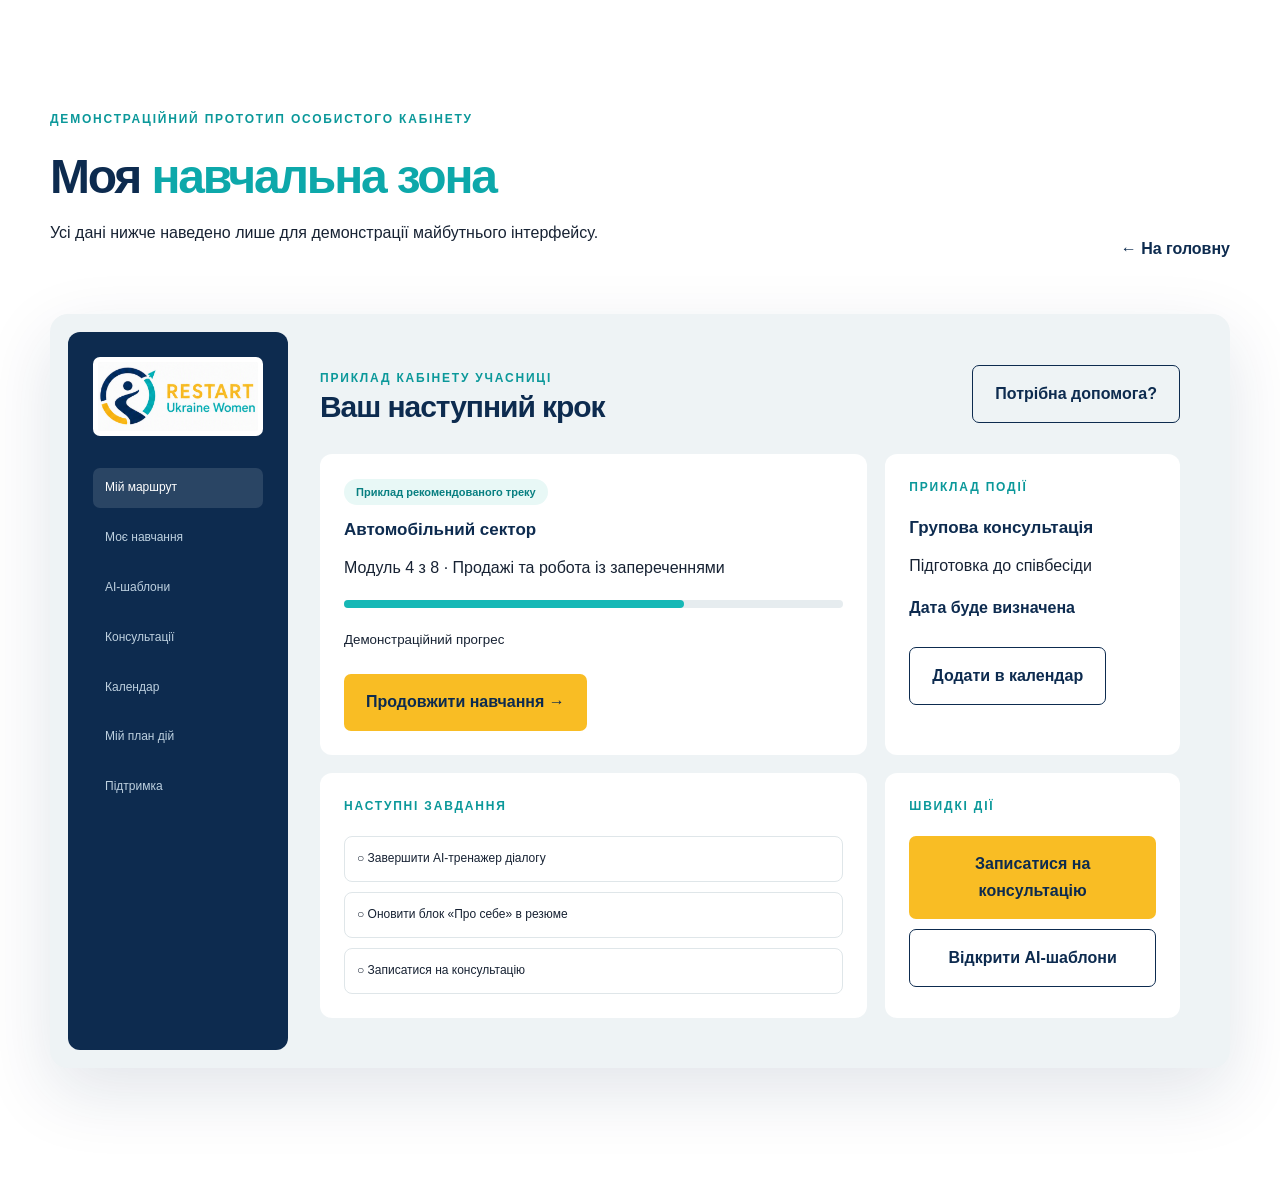
<file: dashboard.html>
<!doctype html><html lang="uk"><head><meta charset="UTF-8"><meta name="viewport" content="width=device-width,initial-scale=1"><title>Навчальна зона — Restart Ukraine Women</title><link rel="stylesheet" href="styles.css"></head><body><main class="section"><div class="container"><div class="section-heading"><div><div class="eyebrow">Демонстраційний прототип особистого кабінету</div><h1 style="font-size:48px">Моя <em>навчальна зона</em></h1><p>Усі дані нижче наведено лише для демонстрації майбутнього інтерфейсу.</p></div><a class="text-link" href="index.html">← На головну</a></div><div class="dashboard-shell"><aside class="dash-side"><img src="assets/logo.png" alt="Restart Ukraine Women"><nav><a class="active" href="#">Мій маршрут</a><a href="#">Моє навчання</a><a href="#">AI-шаблони</a><a href="#">Консультації</a><a href="#">Календар</a><a href="#">Мій план дій</a><a href="#">Підтримка</a></nav></aside><section class="dash-main"><div class="dash-head"><div><span class="eyebrow">Приклад кабінету учасниці</span><h2>Ваш наступний крок</h2></div><button class="button button-outline">Потрібна допомога?</button></div><div class="dash-cards"><article class="dash-card"><span class="badge">Приклад рекомендованого треку</span><h3 style="margin-top:16px">Автомобільний сектор</h3><p>Модуль 4 з 8 · Продажі та робота із запереченнями</p><div class="track-progress"><i></i></div><small>Демонстраційний прогрес</small><div style="margin-top:22px"><button class="button">Продовжити навчання →</button></div></article><article class="dash-card"><div class="eyebrow">Приклад події</div><h3>Групова консультація</h3><p>Підготовка до співбесіди</p><strong style="color:var(--navy)">Дата буде визначена</strong><div style="margin-top:25px"><button class="button button-outline">Додати в календар</button></div></article><article class="dash-card"><div class="eyebrow">Наступні завдання</div><div class="task-list"><span>○ Завершити AI-тренажер діалогу</span><span>○ Оновити блок «Про себе» в резюме</span><span>○ Записатися на консультацію</span></div></article><article class="dash-card"><div class="eyebrow">Швидкі дії</div><div class="task-list"><button class="button">Записатися на консультацію</button><button class="button button-outline">Відкрити AI-шаблони</button></div></article></div></section></div></div></main></body></html>
</file>
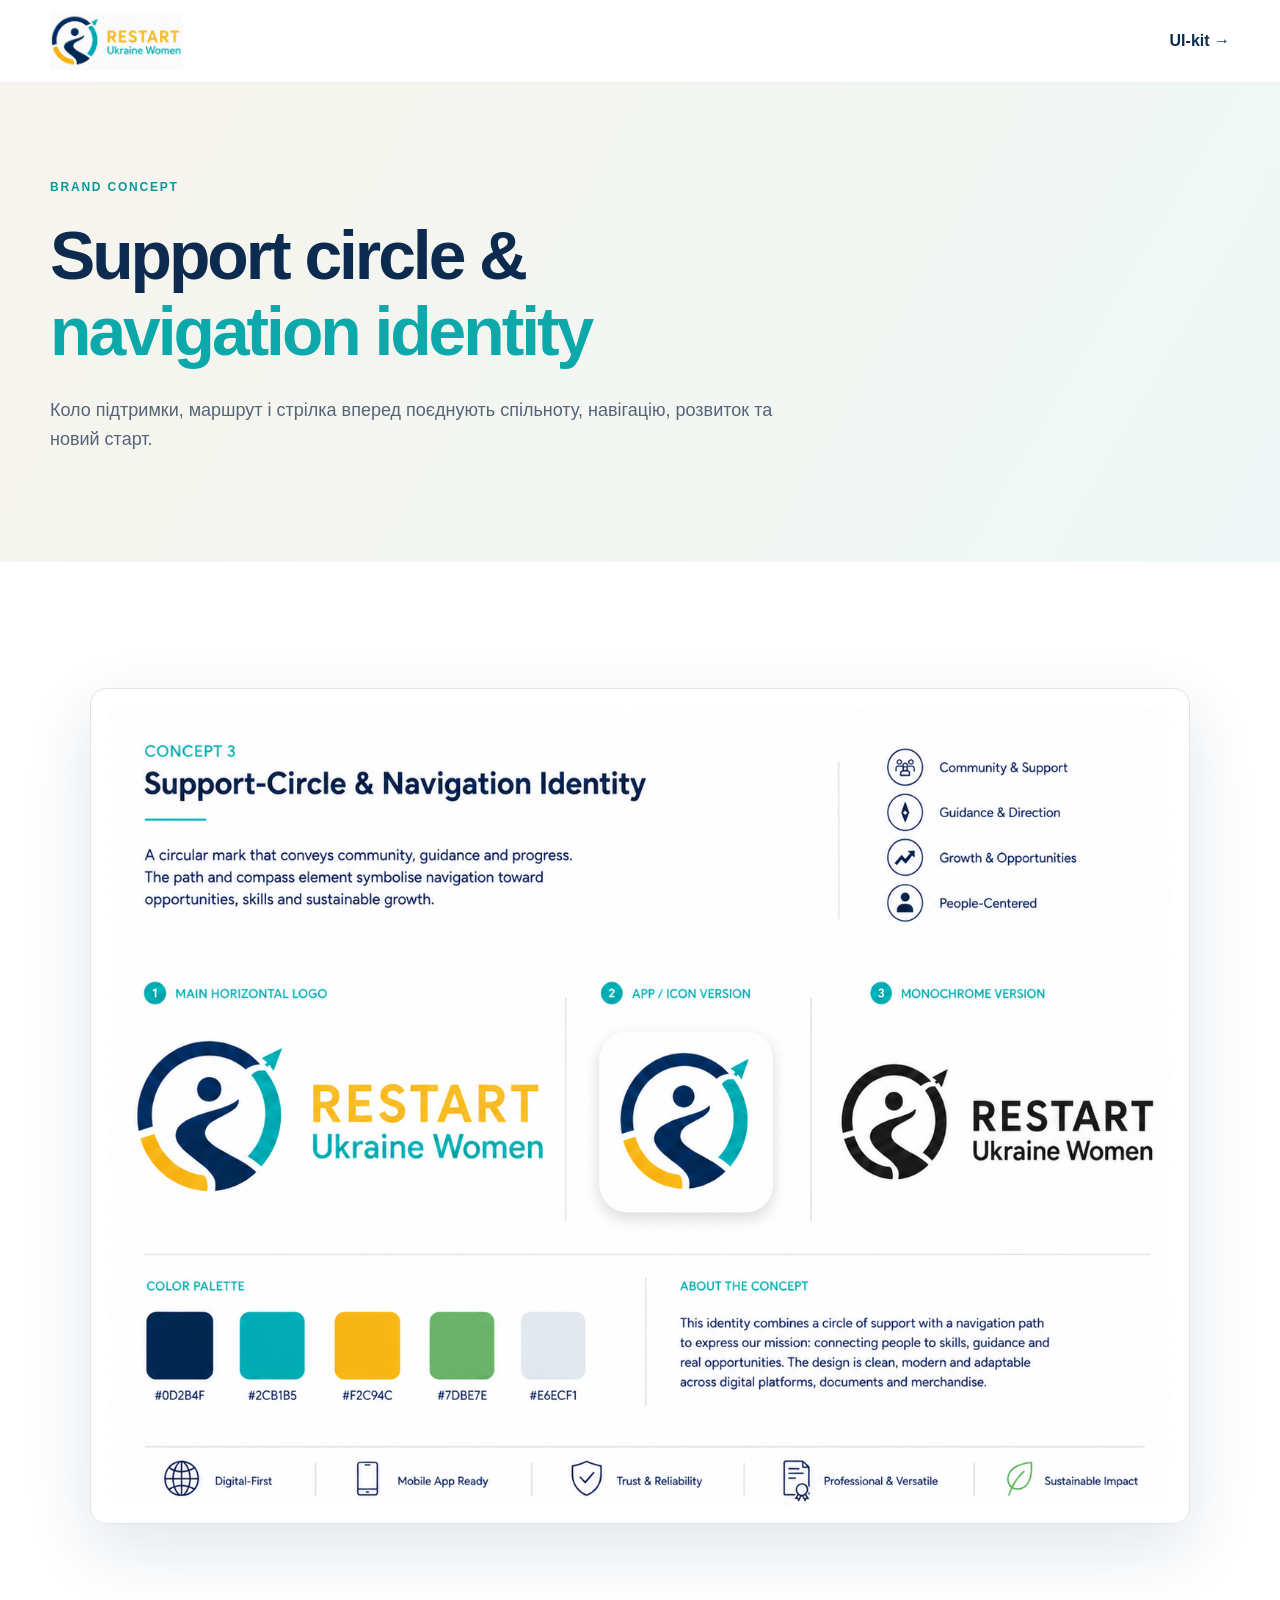
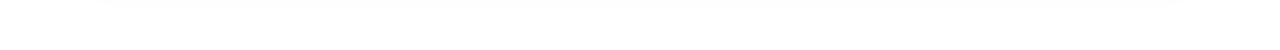
<file: moodboard.html>
<!doctype html><html lang="uk"><head><meta charset="UTF-8"><meta name="viewport" content="width=device-width,initial-scale=1"><title>Moodboard — Restart Ukraine Women</title><link rel="stylesheet" href="styles.css"></head><body><header class="site-header"><div class="container header-inner"><a class="brand" href="index.html"><img src="assets/logo.png" alt="Restart Ukraine Women"></a><a class="text-link" href="ui-kit.html">UI-kit →</a></div></header><main><section class="page-hero"><div class="container"><div class="eyebrow">Brand concept</div><h1>Support circle &amp; <em>navigation identity</em></h1><p class="lead">Коло підтримки, маршрут і стрілка вперед поєднують спільноту, навігацію, розвиток та новий старт.</p></div></section><section class="section"><div class="container"><figure class="moodboard"><img src="assets/brand-concept.png" alt="Moodboard логотипу Restart Ukraine Women із палітрою та поясненням концепції"></figure></div></section></main></body></html>
</file>
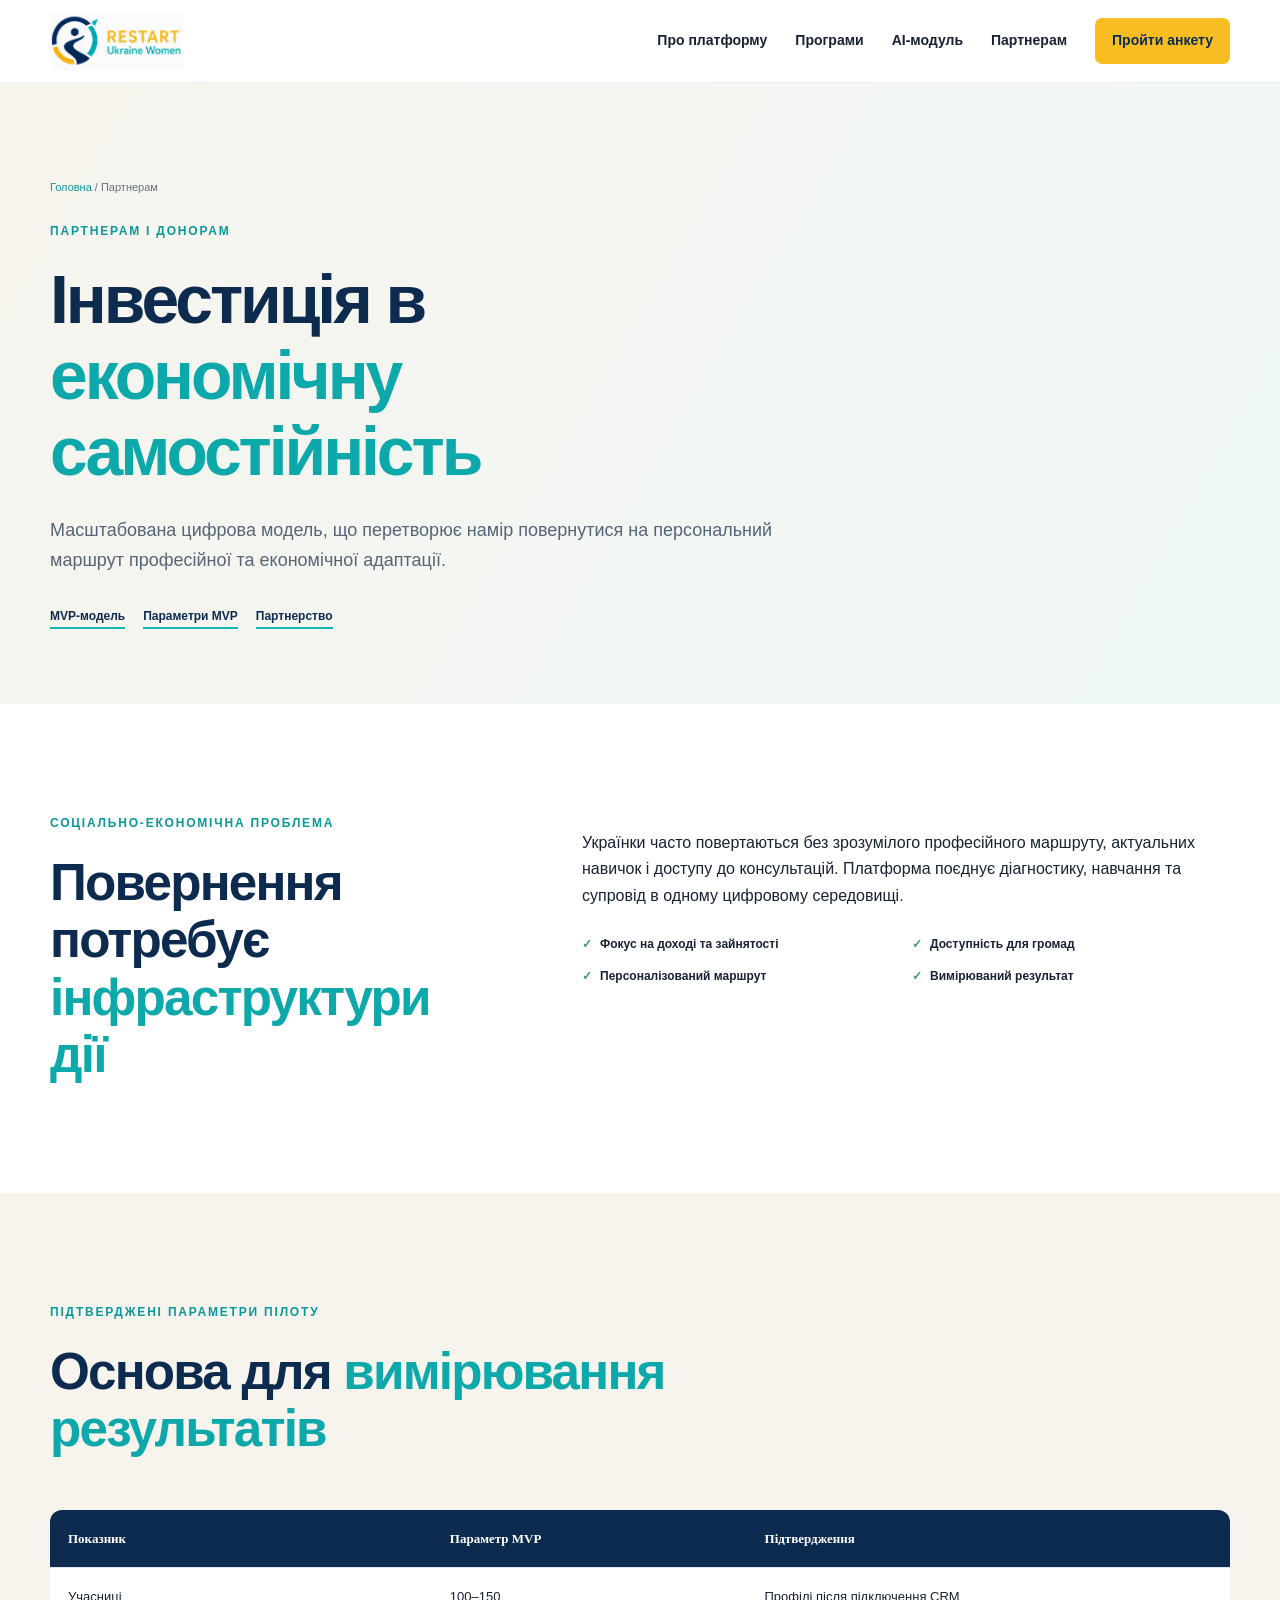
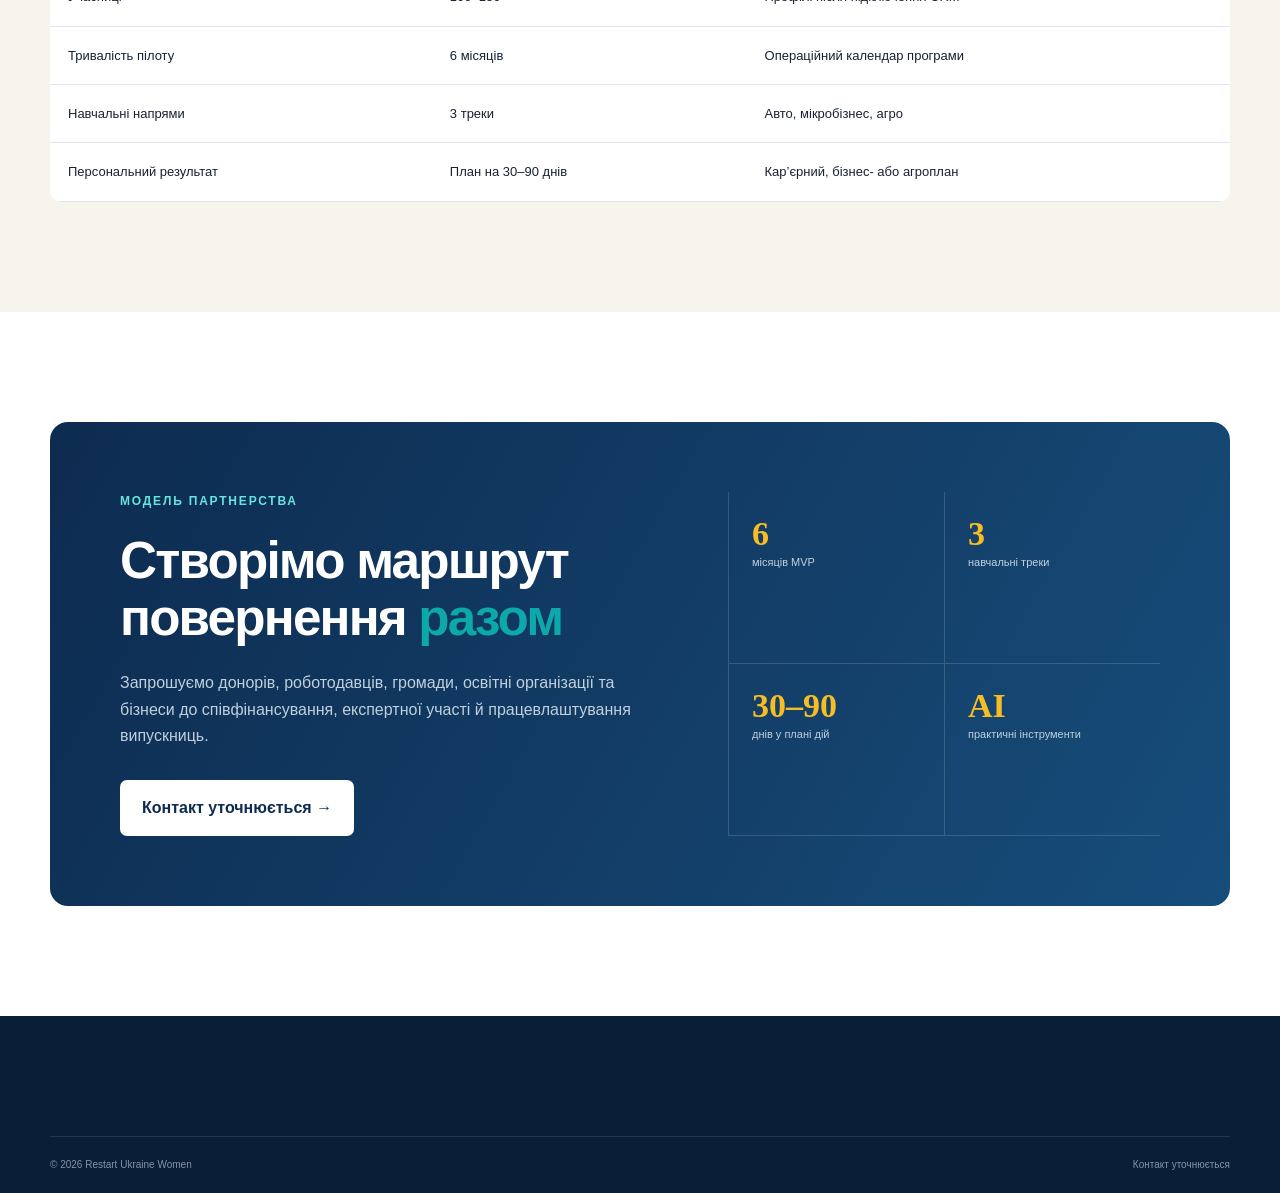
<file: partners.html>
<!doctype html><html lang="uk"><head><meta charset="UTF-8"><meta name="viewport" content="width=device-width,initial-scale=1"><title>Партнерам — Restart Ukraine Women</title><link rel="stylesheet" href="styles.css"><script src="app.js" defer></script></head><body><header class="site-header"><div class="container header-inner"><a class="brand" href="index.html"><img src="assets/logo.png" alt="Restart Ukraine Women"></a><button class="menu-toggle" aria-label="Відкрити меню"><span></span><span></span><span></span></button><nav class="main-nav"><a href="index.html#about">Про платформу</a><a href="programs.html">Програми</a><a href="index.html#ai">AI-модуль</a><a href="partners.html">Партнерам</a><a class="button button-small" href="application.html">Пройти анкету</a></nav></div></header><main><section class="page-hero"><div class="container"><div class="breadcrumbs"><a href="index.html">Головна</a> / Партнерам</div><div class="eyebrow">Партнерам і донорам</div><h1>Інвестиція в <em>економічну самостійність</em></h1><p class="lead">Масштабована цифрова модель, що перетворює намір повернутися на персональний маршрут професійної та економічної адаптації.</p><div class="subnav"><a href="#model">MVP-модель</a><a href="#kpi">Параметри MVP</a><a href="#cooperation">Партнерство</a></div></div></section><section class="section" id="model"><div class="container outcomes-grid"><div><div class="eyebrow">Соціально-економічна проблема</div><h2>Повернення потребує <em>інфраструктури дії</em></h2></div><div><p>Українки часто повертаються без зрозумілого професійного маршруту, актуальних навичок і доступу до консультацій. Платформа поєднує діагностику, навчання та супровід в одному цифровому середовищі.</p><div class="support-points"><span>Фокус на доході та зайнятості</span><span>Доступність для громад</span><span>Персоналізований маршрут</span><span>Вимірюваний результат</span></div></div></div></section><section class="section outcomes" id="kpi"><div class="container"><div class="section-heading"><div><div class="eyebrow">Підтверджені параметри пілоту</div><h2>Основа для <em>вимірювання результатів</em></h2></div></div><table class="kpi-table"><thead><tr><th>Показник</th><th>Параметр MVP</th><th>Підтвердження</th></tr></thead><tbody><tr><td>Учасниці</td><td>100–150</td><td>Профілі після підключення CRM</td></tr><tr><td>Тривалість пілоту</td><td>6 місяців</td><td>Операційний календар програми</td></tr><tr><td>Навчальні напрями</td><td>3 треки</td><td>Авто, мікробізнес, агро</td></tr><tr><td>Персональний результат</td><td>План на 30–90 днів</td><td>Кар’єрний, бізнес- або агроплан</td></tr></tbody></table></div></section><section class="section" id="cooperation"><div class="container partner-card"><div><div class="eyebrow light">Модель партнерства</div><h2>Створімо маршрут повернення <em>разом</em></h2><p>Запрошуємо донорів, роботодавців, громади, освітні організації та бізнеси до співфінансування, експертної участі й працевлаштування випускниць.</p><a class="button button-light" href="contacts.html">Контакт уточнюється →</a></div><div class="impact"><article><strong>6</strong><span>місяців MVP</span></article><article><strong>3</strong><span>навчальні треки</span></article><article><strong>30–90</strong><span>днів у плані дій</span></article><article><strong>AI</strong><span>практичні інструменти</span></article></div></div></section></main><footer><div class="container footer-bottom"><span>© 2026 Restart Ukraine Women</span><span>Контакт уточнюється</span></div></footer></body></html>
</file>
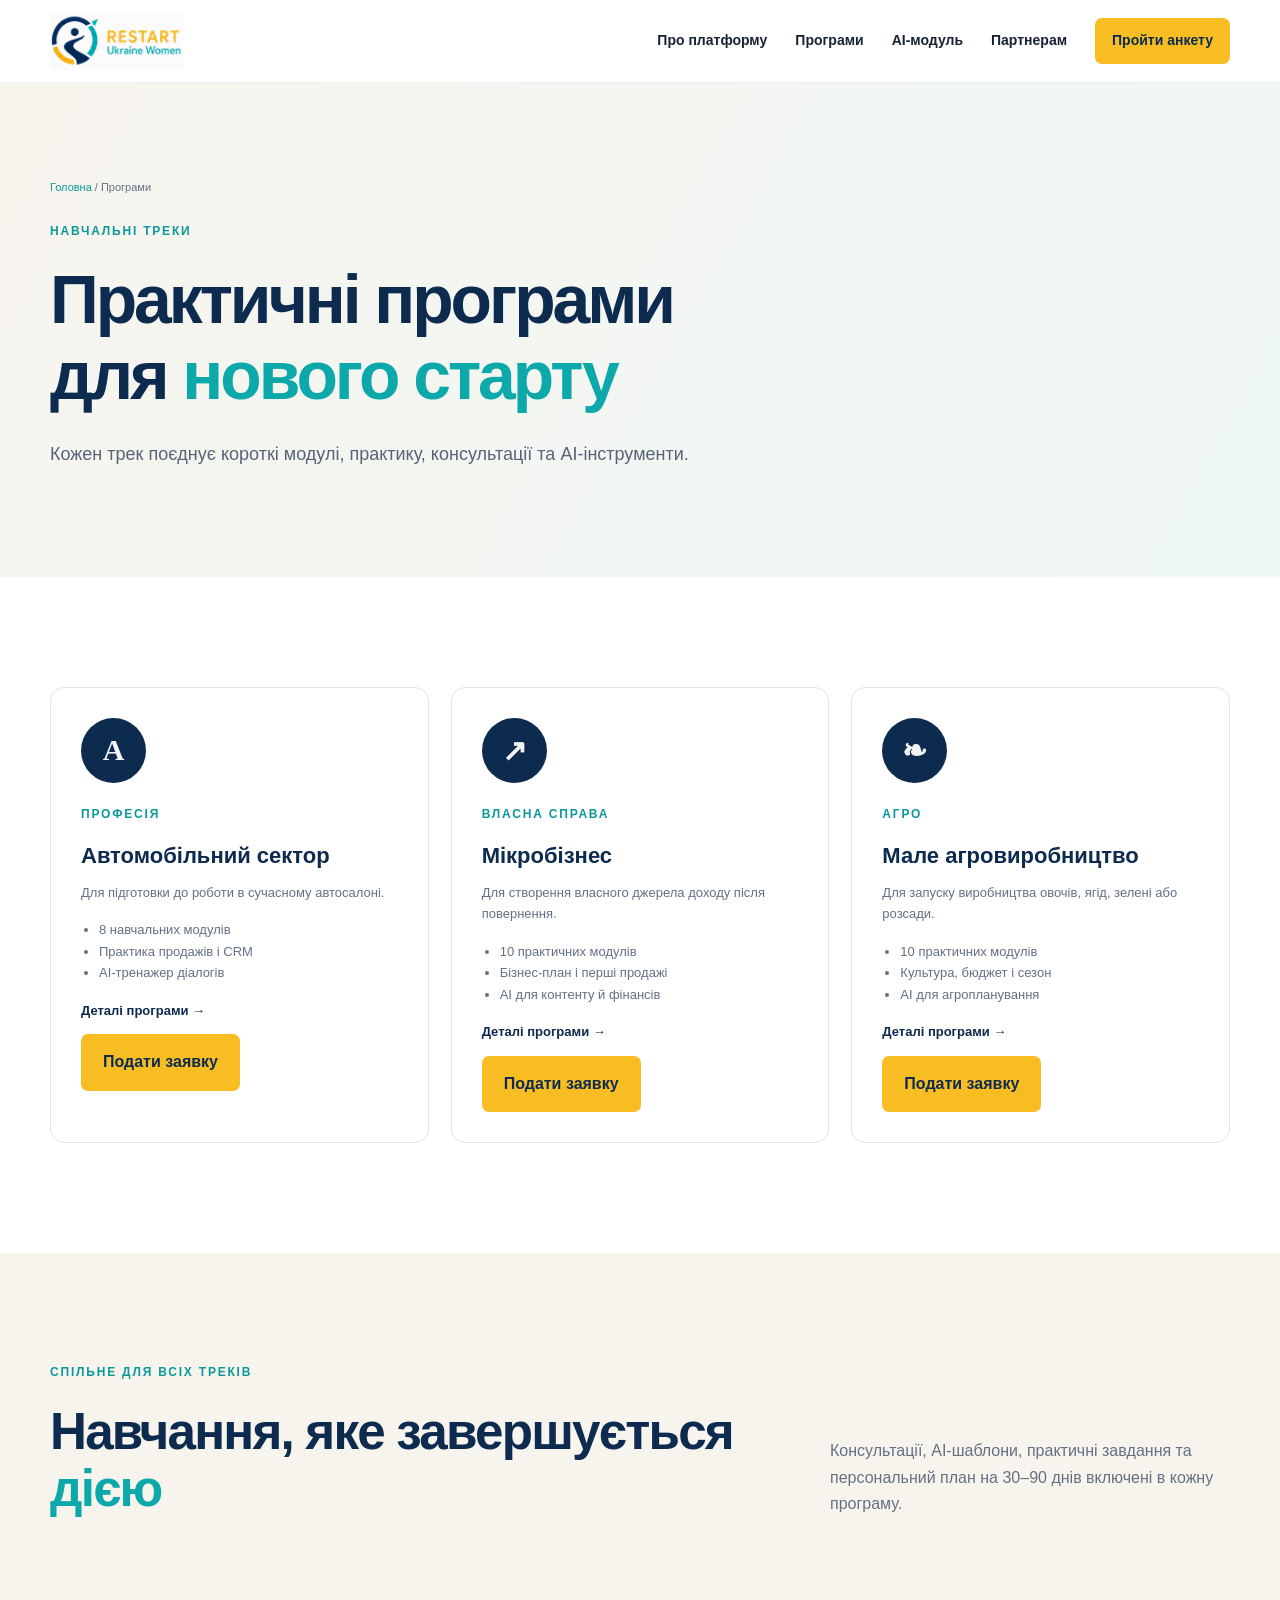
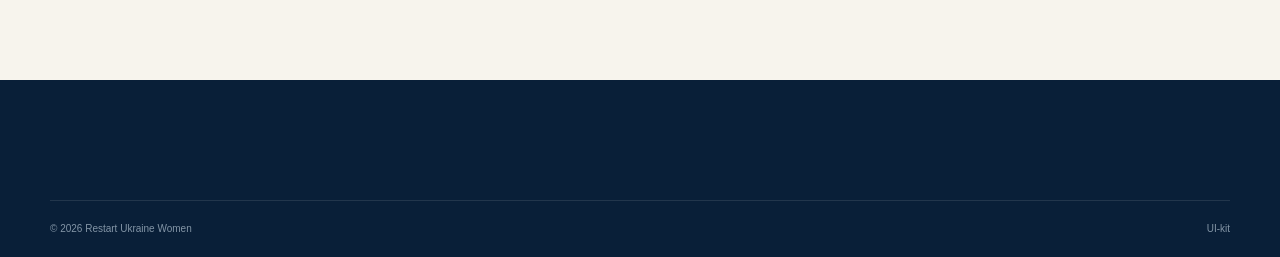
<file: programs.html>
<!doctype html>
<html lang="uk"><head><meta charset="UTF-8"><meta name="viewport" content="width=device-width,initial-scale=1"><title>Програми — Restart Ukraine Women</title><link rel="stylesheet" href="styles.css"><script src="app.js" defer></script></head>
<body><header class="site-header"><div class="container header-inner"><a class="brand" href="index.html"><img src="assets/logo.png" alt="Restart Ukraine Women"></a><button class="menu-toggle" aria-label="Відкрити меню"><span></span><span></span><span></span></button><nav class="main-nav"><a href="about.html">Про платформу</a><a href="programs.html">Програми</a><a href="ai.html">AI-модуль</a><a href="partners.html">Партнерам</a><a class="button button-small" href="application.html">Пройти анкету</a></nav></div></header>
<main><section class="page-hero"><div class="container"><div class="breadcrumbs"><a href="index.html">Головна</a> / Програми</div><div class="eyebrow">Навчальні треки</div><h1>Практичні програми для <em>нового старту</em></h1><p class="lead">Кожен трек поєднує короткі модулі, практику, консультації та AI-інструменти.</p></div></section>
<section class="section"><div class="container detail-grid">
<article class="detail-card"><span class="program-symbol">A</span><div class="eyebrow">Професія</div><h3>Автомобільний сектор</h3><p>Для підготовки до роботи в сучасному автосалоні.</p><ul><li>8 навчальних модулів</li><li>Практика продажів і CRM</li><li>AI-тренажер діалогів</li></ul><p><a class="text-link" href="track-auto.html">Деталі програми →</a></p><a class="button" href="application.html">Подати заявку</a></article>
<article class="detail-card"><span class="program-symbol">↗</span><div class="eyebrow">Власна справа</div><h3>Мікробізнес</h3><p>Для створення власного джерела доходу після повернення.</p><ul><li>10 практичних модулів</li><li>Бізнес-план і перші продажі</li><li>AI для контенту й фінансів</li></ul><p><a class="text-link" href="track-business.html">Деталі програми →</a></p><a class="button" href="application.html">Подати заявку</a></article>
<article class="detail-card"><span class="program-symbol">❧</span><div class="eyebrow">Агро</div><h3>Мале агровиробництво</h3><p>Для запуску виробництва овочів, ягід, зелені або розсади.</p><ul><li>10 практичних модулів</li><li>Культура, бюджет і сезон</li><li>AI для агропланування</li></ul><p><a class="text-link" href="track-agro.html">Деталі програми →</a></p><a class="button" href="application.html">Подати заявку</a></article>
</div></section><section class="section outcomes"><div class="container section-heading"><div><div class="eyebrow">Спільне для всіх треків</div><h2>Навчання, яке завершується <em>дією</em></h2></div><p>Консультації, AI-шаблони, практичні завдання та персональний план на 30–90 днів включені в кожну програму.</p></div></section></main>
<footer><div class="container footer-bottom"><span>© 2026 Restart Ukraine Women</span><a href="ui-kit.html">UI-kit</a></div></footer></body></html>
</file>
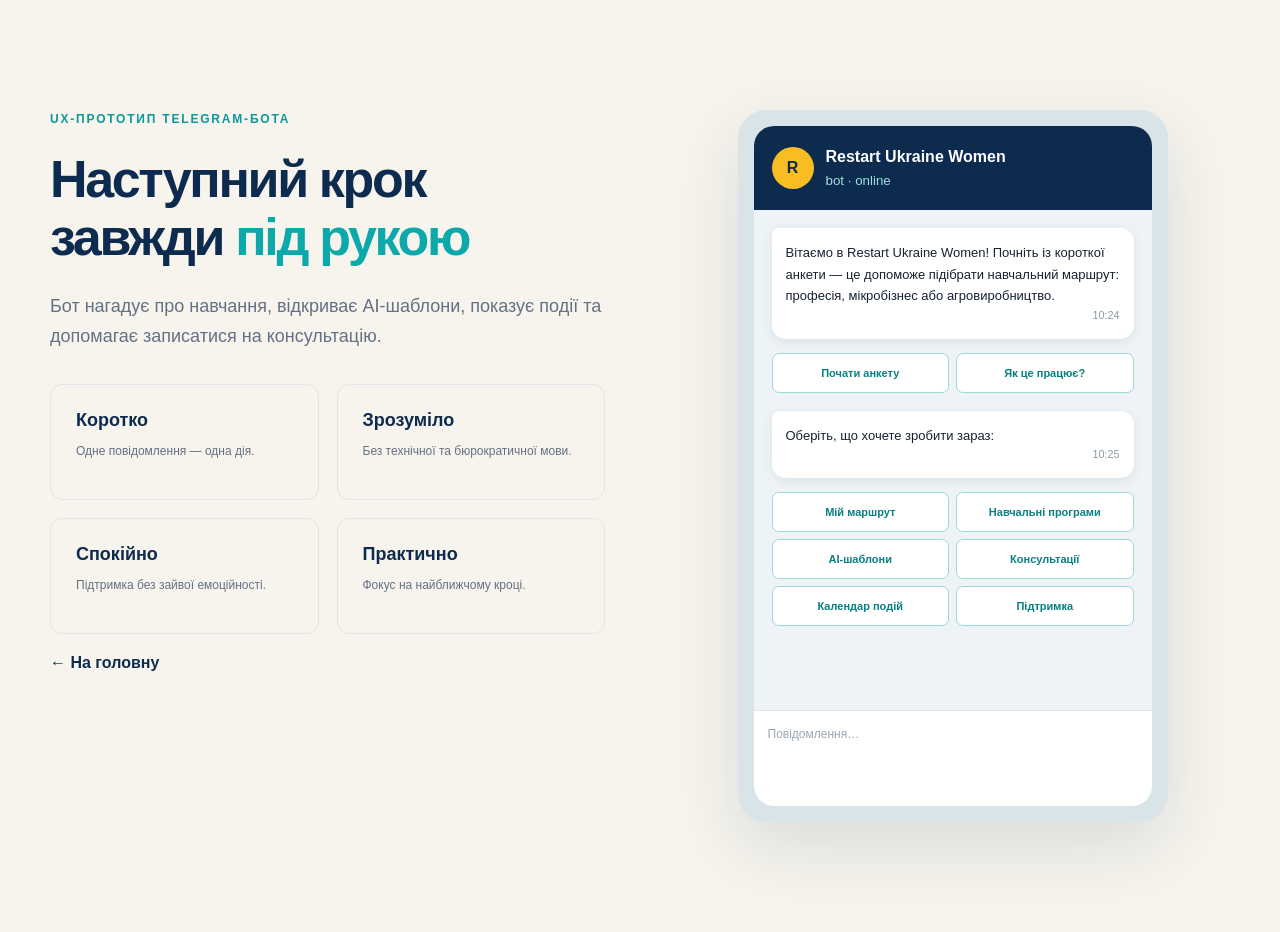
<file: telegram.html>
<!doctype html><html lang="uk"><head><meta charset="UTF-8"><meta name="viewport" content="width=device-width,initial-scale=1"><title>Telegram-бот — Restart Ukraine Women</title><link rel="stylesheet" href="styles.css"></head><body><main class="section outcomes"><div class="container content-grid"><div><div class="eyebrow">UX-прототип Telegram-бота</div><h1 style="font-size:52px">Наступний крок завжди <em>під рукою</em></h1><p class="lead">Бот нагадує про навчання, відкриває AI-шаблони, показує події та допомагає записатися на консультацію.</p><div class="guide-list"><article><h3>Коротко</h3><p>Одне повідомлення — одна дія.</p></article><article><h3>Зрозуміло</h3><p>Без технічної та бюрократичної мови.</p></article><article><h3>Спокійно</h3><p>Підтримка без зайвої емоційності.</p></article><article><h3>Практично</h3><p>Фокус на найближчому кроці.</p></article></div><p><a class="text-link" href="index.html">← На головну</a></p></div><div class="bot-shell"><div class="bot-screen"><div class="bot-head"><span class="bot-avatar">R</span><div><strong>Restart Ukraine Women</strong><small>bot · online</small></div></div><div class="bot-chat"><div class="bot-msg">Вітаємо в Restart Ukraine Women! Почніть із короткої анкети — це допоможе підібрати навчальний маршрут: професія, мікробізнес або агровиробництво.<small>10:24</small></div><div class="bot-buttons"><button>Почати анкету</button><button>Як це працює?</button></div><div class="bot-msg" style="margin-top:18px">Оберіть, що хочете зробити зараз:<small>10:25</small></div><div class="bot-buttons"><button>Мій маршрут</button><button>Навчальні програми</button><button>AI-шаблони</button><button>Консультації</button><button>Календар подій</button><button>Підтримка</button></div></div><div class="bot-input">Повідомлення…</div></div></div></div></main></body></html>
</file>
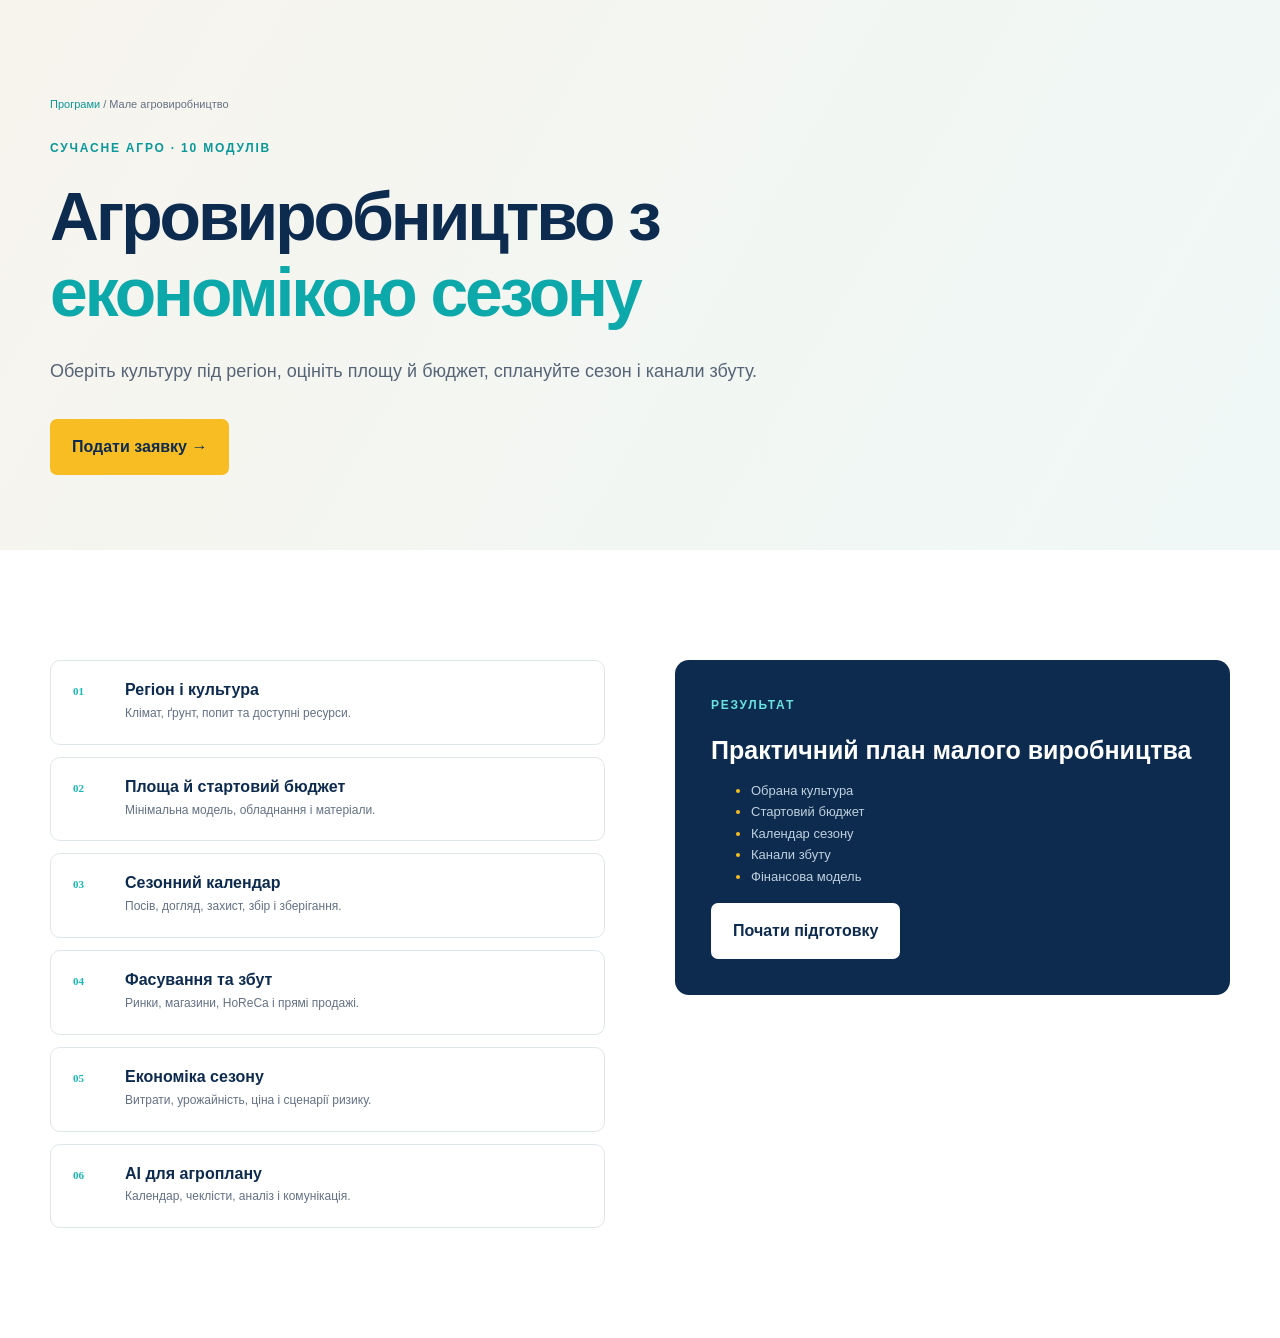
<file: track-agro.html>
<!doctype html><html lang="uk"><head><meta charset="UTF-8"><meta name="viewport" content="width=device-width,initial-scale=1"><title>Мале агровиробництво — Restart Ukraine Women</title><link rel="stylesheet" href="styles.css"></head><body><main><section class="page-hero"><div class="container"><div class="breadcrumbs"><a href="programs.html">Програми</a> / Мале агровиробництво</div><div class="eyebrow">Сучасне агро · 10 модулів</div><h1>Агровиробництво з <em>економікою сезону</em></h1><p class="lead">Оберіть культуру під регіон, оцініть площу й бюджет, сплануйте сезон і канали збуту.</p><a class="button" href="application.html">Подати заявку →</a></div></section><section class="section"><div class="container content-grid"><div class="module-list"><article><div><h3>Регіон і культура</h3><p>Клімат, ґрунт, попит та доступні ресурси.</p></div></article><article><div><h3>Площа й стартовий бюджет</h3><p>Мінімальна модель, обладнання і матеріали.</p></div></article><article><div><h3>Сезонний календар</h3><p>Посів, догляд, захист, збір і зберігання.</p></div></article><article><div><h3>Фасування та збут</h3><p>Ринки, магазини, HoReCa і прямі продажі.</p></div></article><article><div><h3>Економіка сезону</h3><p>Витрати, урожайність, ціна і сценарії ризику.</p></div></article><article><div><h3>AI для агроплану</h3><p>Календар, чеклісти, аналіз і комунікація.</p></div></article></div><aside class="result-panel"><div class="eyebrow light">Результат</div><h3>Практичний план малого виробництва</h3><ul><li>Обрана культура</li><li>Стартовий бюджет</li><li>Календар сезону</li><li>Канали збуту</li><li>Фінансова модель</li></ul><a class="button button-light" href="application.html">Почати підготовку</a></aside></div></section></main></body></html>
</file>
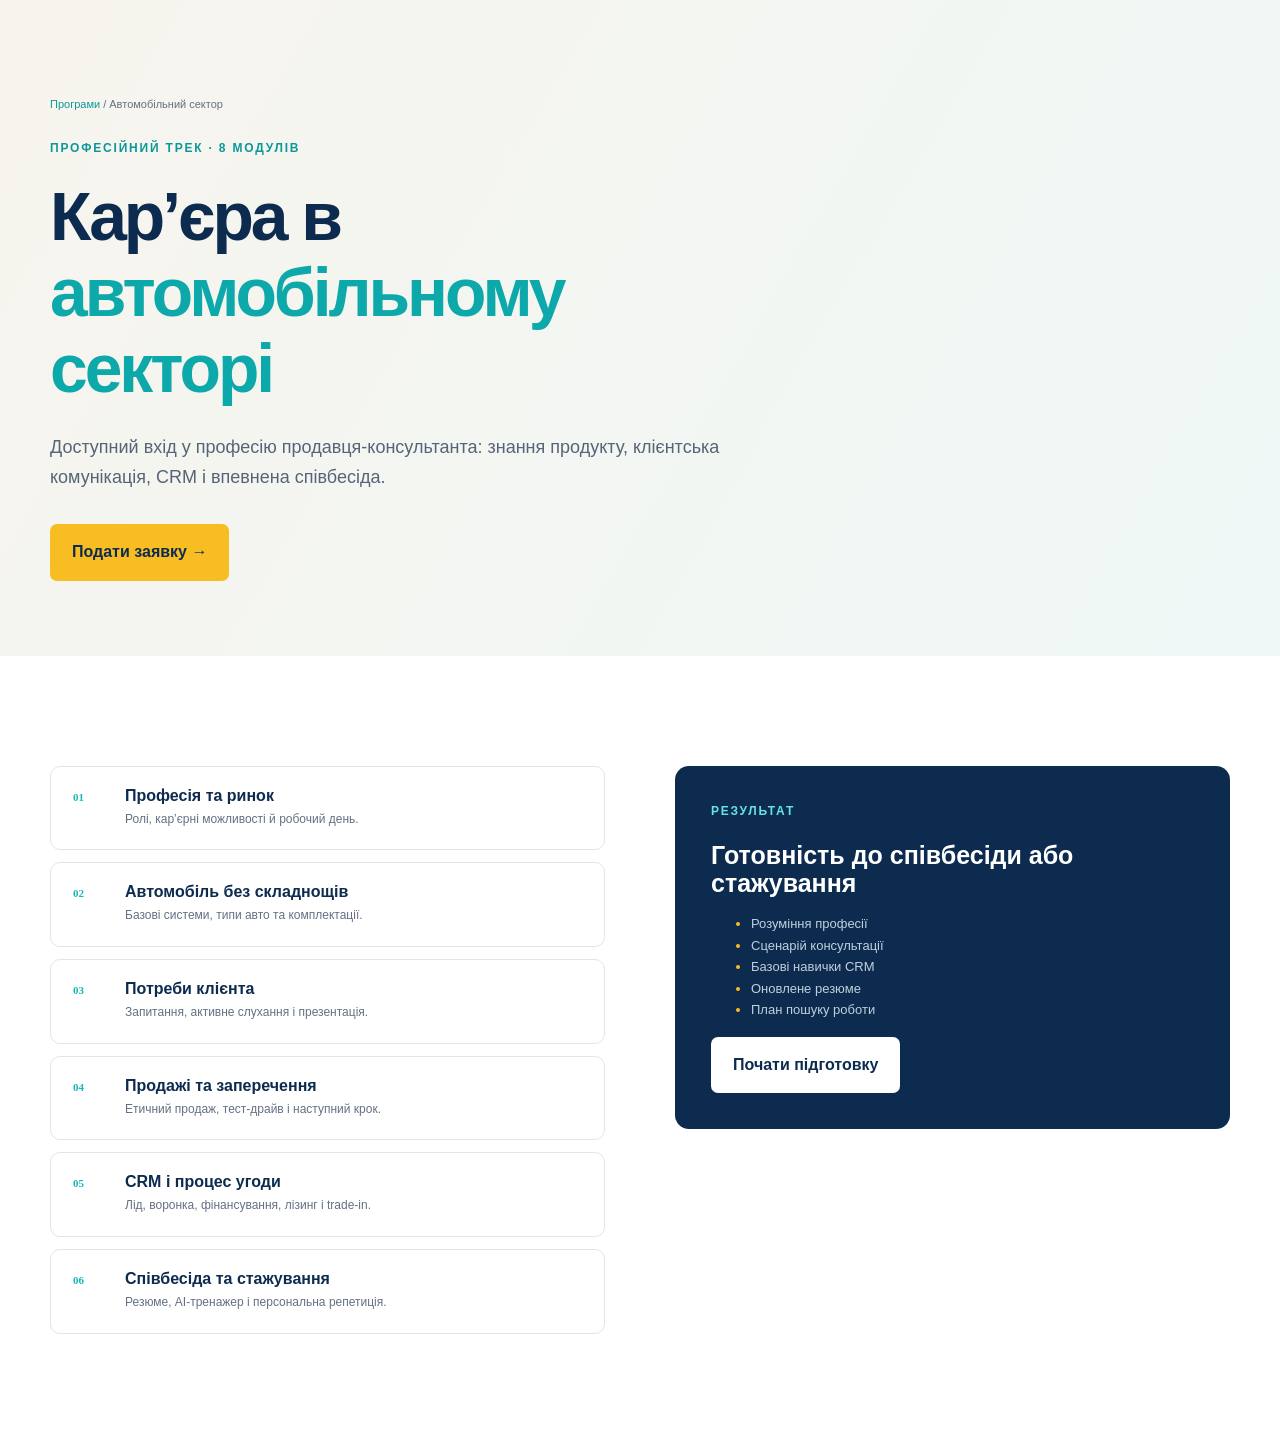
<file: track-auto.html>
<!doctype html><html lang="uk"><head><meta charset="UTF-8"><meta name="viewport" content="width=device-width,initial-scale=1"><title>Автомобільний сектор — Restart Ukraine Women</title><link rel="stylesheet" href="styles.css"></head><body><main><section class="page-hero"><div class="container"><div class="breadcrumbs"><a href="programs.html">Програми</a> / Автомобільний сектор</div><div class="eyebrow">Професійний трек · 8 модулів</div><h1>Кар’єра в <em>автомобільному секторі</em></h1><p class="lead">Доступний вхід у професію продавця-консультанта: знання продукту, клієнтська комунікація, CRM і впевнена співбесіда.</p><a class="button" href="application.html">Подати заявку →</a></div></section><section class="section"><div class="container content-grid"><div class="module-list"><article><div><h3>Професія та ринок</h3><p>Ролі, кар’єрні можливості й робочий день.</p></div></article><article><div><h3>Автомобіль без складнощів</h3><p>Базові системи, типи авто та комплектації.</p></div></article><article><div><h3>Потреби клієнта</h3><p>Запитання, активне слухання і презентація.</p></div></article><article><div><h3>Продажі та заперечення</h3><p>Етичний продаж, тест-драйв і наступний крок.</p></div></article><article><div><h3>CRM і процес угоди</h3><p>Лід, воронка, фінансування, лізинг і trade-in.</p></div></article><article><div><h3>Співбесіда та стажування</h3><p>Резюме, AI-тренажер і персональна репетиція.</p></div></article></div><aside class="result-panel"><div class="eyebrow light">Результат</div><h3>Готовність до співбесіди або стажування</h3><ul><li>Розуміння професії</li><li>Сценарій консультації</li><li>Базові навички CRM</li><li>Оновлене резюме</li><li>План пошуку роботи</li></ul><a class="button button-light" href="application.html">Почати підготовку</a></aside></div></section></main></body></html>
</file>
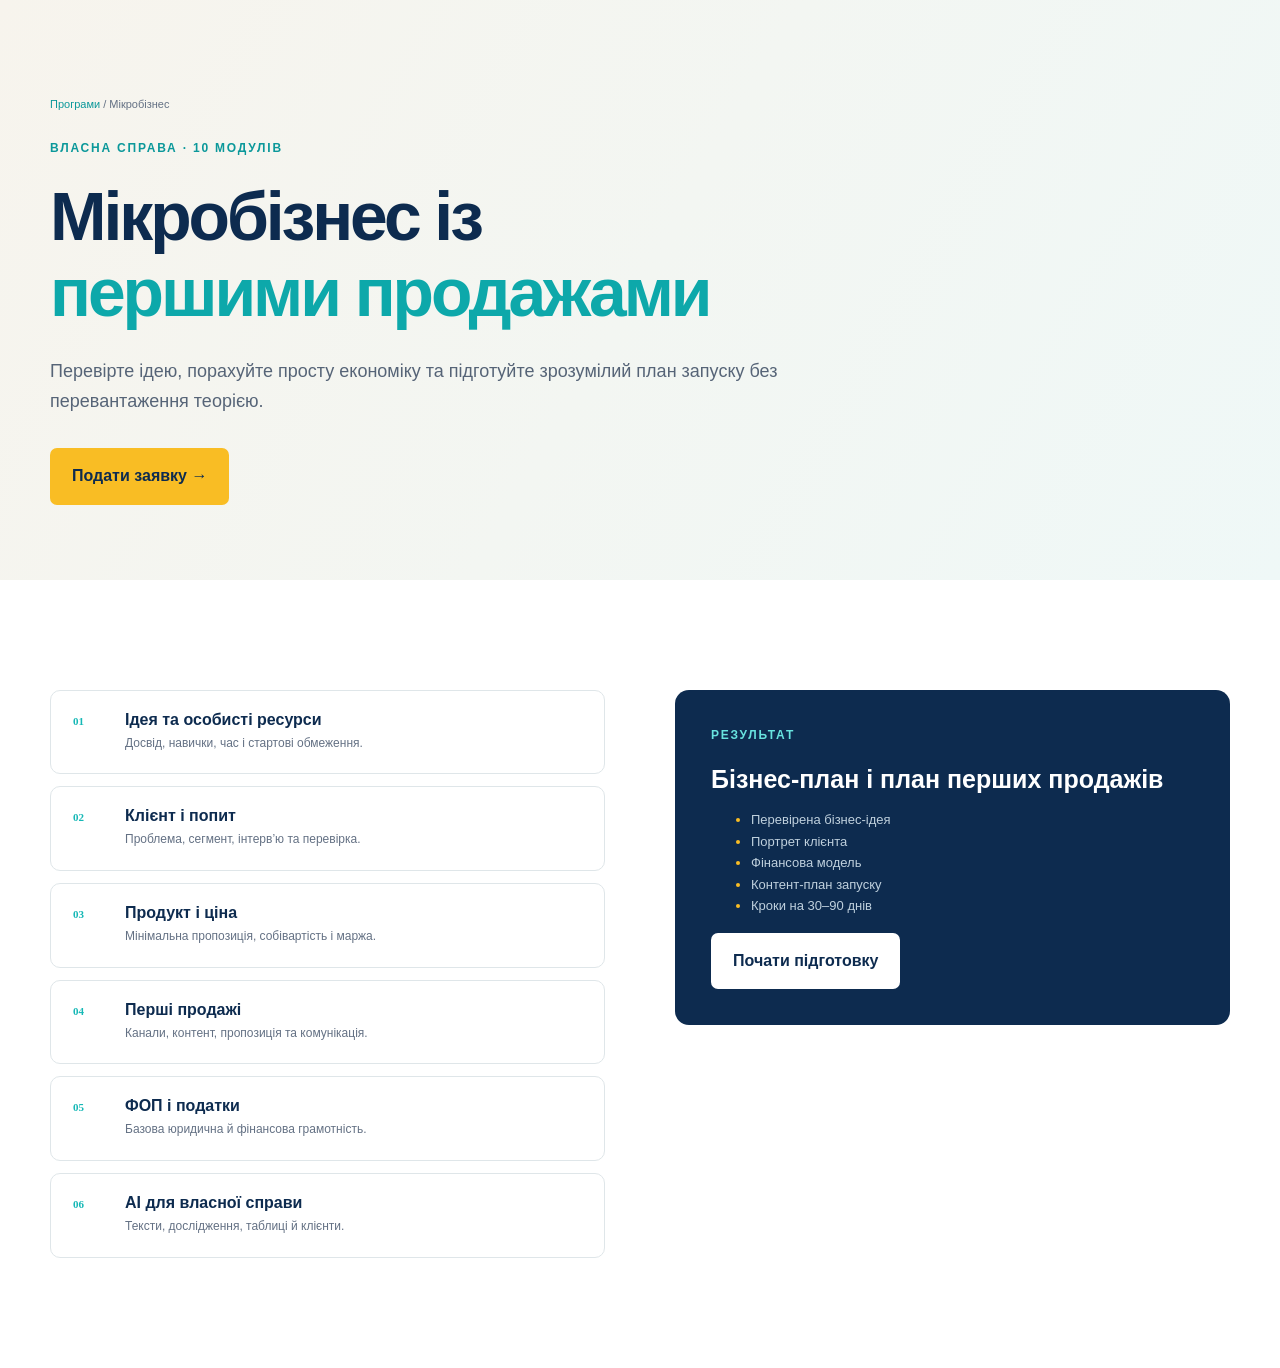
<file: track-business.html>
<!doctype html><html lang="uk"><head><meta charset="UTF-8"><meta name="viewport" content="width=device-width,initial-scale=1"><title>Мікробізнес — Restart Ukraine Women</title><link rel="stylesheet" href="styles.css"></head><body><main><section class="page-hero"><div class="container"><div class="breadcrumbs"><a href="programs.html">Програми</a> / Мікробізнес</div><div class="eyebrow">Власна справа · 10 модулів</div><h1>Мікробізнес із <em>першими продажами</em></h1><p class="lead">Перевірте ідею, порахуйте просту економіку та підготуйте зрозумілий план запуску без перевантаження теорією.</p><a class="button" href="application.html">Подати заявку →</a></div></section><section class="section"><div class="container content-grid"><div class="module-list"><article><div><h3>Ідея та особисті ресурси</h3><p>Досвід, навички, час і стартові обмеження.</p></div></article><article><div><h3>Клієнт і попит</h3><p>Проблема, сегмент, інтерв’ю та перевірка.</p></div></article><article><div><h3>Продукт і ціна</h3><p>Мінімальна пропозиція, собівартість і маржа.</p></div></article><article><div><h3>Перші продажі</h3><p>Канали, контент, пропозиція та комунікація.</p></div></article><article><div><h3>ФОП і податки</h3><p>Базова юридична й фінансова грамотність.</p></div></article><article><div><h3>AI для власної справи</h3><p>Тексти, дослідження, таблиці й клієнти.</p></div></article></div><aside class="result-panel"><div class="eyebrow light">Результат</div><h3>Бізнес-план і план перших продажів</h3><ul><li>Перевірена бізнес-ідея</li><li>Портрет клієнта</li><li>Фінансова модель</li><li>Контент-план запуску</li><li>Кроки на 30–90 днів</li></ul><a class="button button-light" href="application.html">Почати підготовку</a></aside></div></section></main></body></html>
</file>
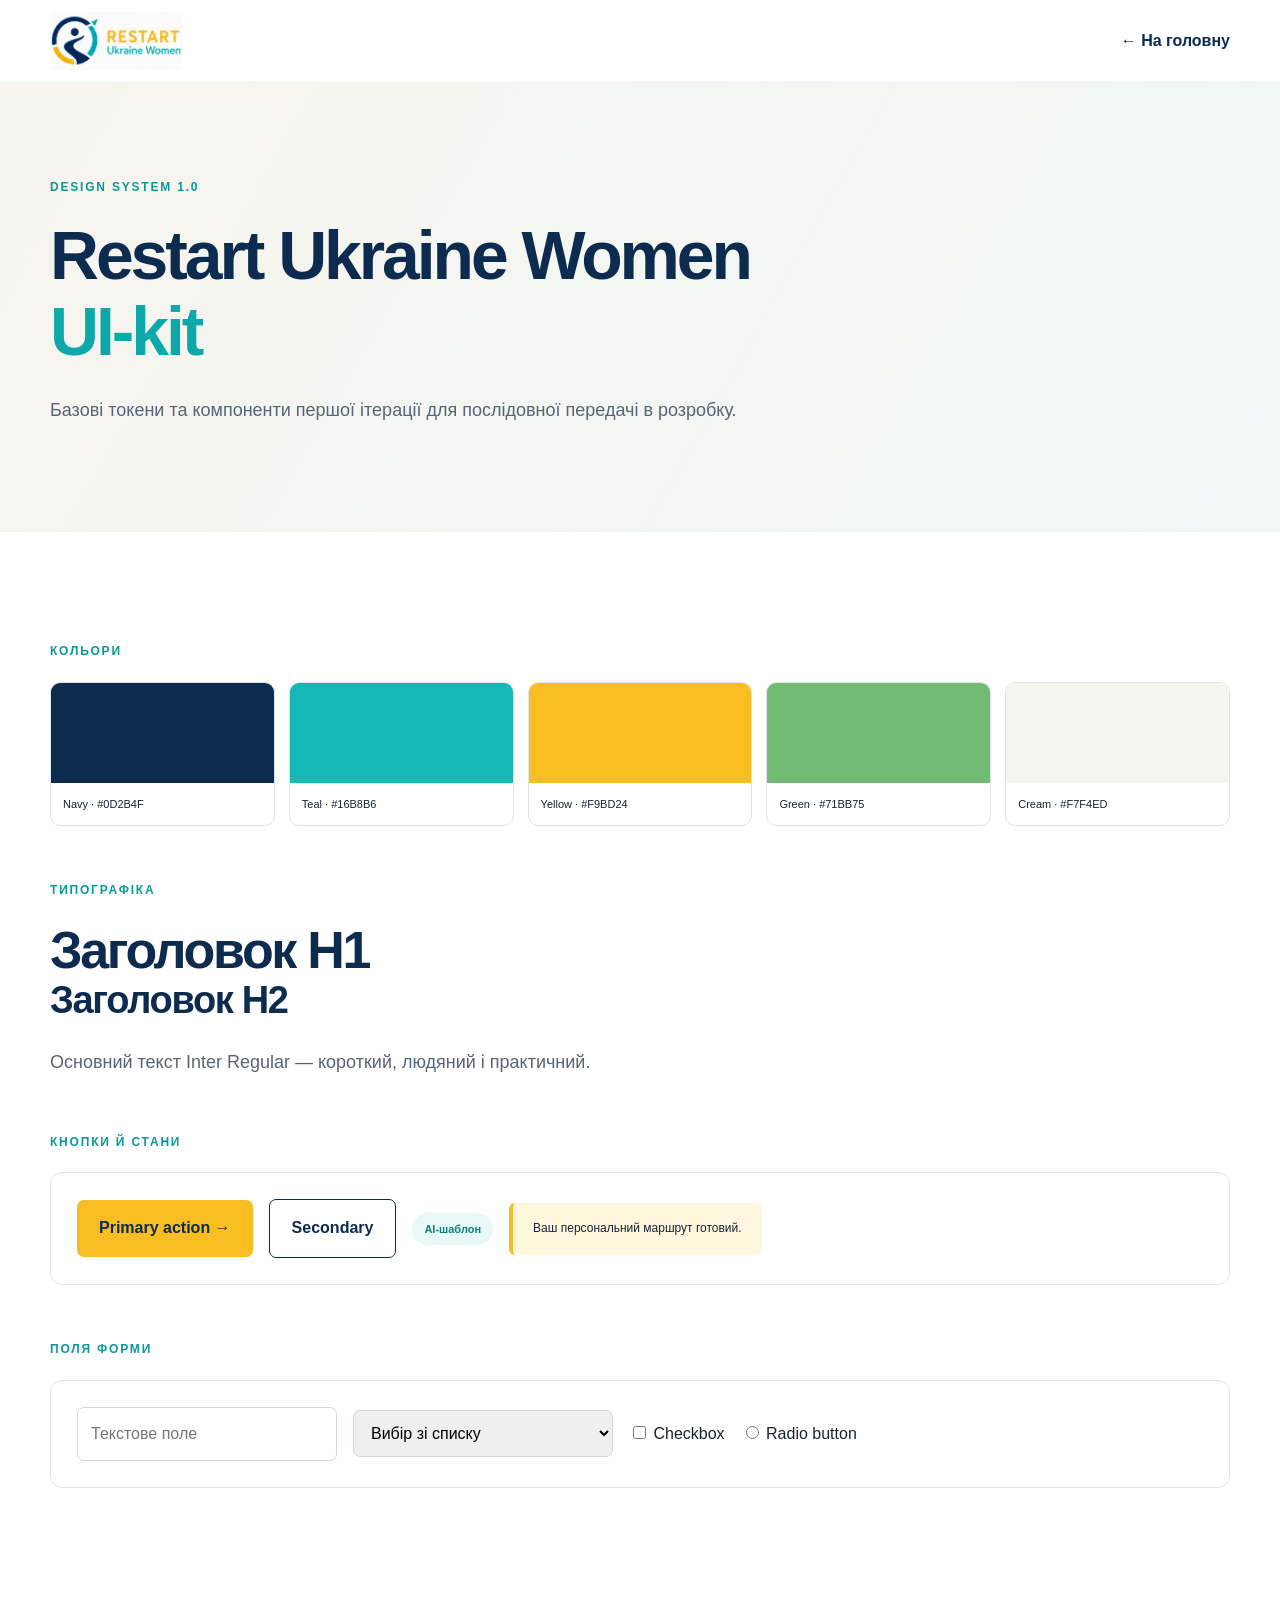
<file: ui-kit.html>
<!doctype html><html lang="uk"><head><meta charset="UTF-8"><meta name="viewport" content="width=device-width,initial-scale=1"><title>UI-kit — Restart Ukraine Women</title><link rel="stylesheet" href="styles.css"></head><body><header class="site-header"><div class="container header-inner"><a class="brand" href="index.html"><img src="assets/logo.png" alt="Restart Ukraine Women"></a><a class="text-link" href="index.html">← На головну</a></div></header><main><section class="page-hero"><div class="container"><div class="eyebrow">Design system 1.0</div><h1>Restart Ukraine Women <em>UI-kit</em></h1><p class="lead">Базові токени та компоненти першої ітерації для послідовної передачі в розробку.</p></div></section><section class="section"><div class="container"><div class="kit-section"><div class="eyebrow">Кольори</div><div class="swatches"><div class="swatch"><i style="background:#0d2b4f"></i><span>Navy · #0D2B4F</span></div><div class="swatch"><i style="background:#16b8b6"></i><span>Teal · #16B8B6</span></div><div class="swatch"><i style="background:#f9bd24"></i><span>Yellow · #F9BD24</span></div><div class="swatch"><i style="background:#71bb75"></i><span>Green · #71BB75</span></div><div class="swatch"><i style="background:#f7f4ed"></i><span>Cream · #F7F4ED</span></div></div></div><div class="kit-section"><div class="eyebrow">Типографіка</div><h1 style="font-size:52px">Заголовок H1</h1><h2 style="font-size:38px">Заголовок H2</h2><p class="lead">Основний текст Inter Regular — короткий, людяний і практичний.</p></div><div class="kit-section"><div class="eyebrow">Кнопки й стани</div><div class="component-row"><button class="button">Primary action →</button><button class="button button-outline">Secondary</button><span class="badge">AI-шаблон</span><div class="notice">Ваш персональний маршрут готовий.</div></div></div><div class="kit-section"><div class="eyebrow">Поля форми</div><div class="component-row"><input class="sample-field" placeholder="Текстове поле"><select class="sample-field"><option>Вибір зі списку</option></select><label><input type="checkbox"> Checkbox</label><label><input type="radio"> Radio button</label></div></div></div></section></main></body></html>
</file>
<file: styles.css>
:root{--navy:#0d2b4f;--blue:#163d72;--teal:#16b8b6;--yellow:#f9bd24;--green:#71bb75;--ink:#172233;--muted:#647184;--cream:#f7f4ed;--pale:#eef5f5;--line:#dfe6e9;--white:#fff;--shadow:0 24px 70px rgba(13,43,79,.12)}
*{box-sizing:border-box}html{scroll-behavior:smooth}body{margin:0;color:var(--ink);font-family:Inter,Arial,sans-serif;background:#fff;line-height:1.65}body.menu-open{overflow:hidden}img{max-width:100%;display:block}a{color:inherit;text-decoration:none}button,input,select{font:inherit}.container{width:min(1180px,calc(100% - 48px));margin:auto}.skip-link{position:fixed;top:-100px;left:20px;background:var(--navy);color:white;padding:10px 16px;z-index:100}.skip-link:focus{top:20px}.site-header{position:sticky;top:0;z-index:50;background:rgba(255,255,255,.94);backdrop-filter:blur(14px);border-bottom:1px solid rgba(13,43,79,.08)}.header-inner{height:82px;display:flex;align-items:center;justify-content:space-between}.brand img{width:204px;height:58px;object-fit:contain;object-position:left center}.main-nav{display:flex;align-items:center;gap:28px;font-size:14px;font-weight:600}.main-nav>a:not(.button){transition:.2s}.main-nav>a:not(.button):hover{color:var(--teal)}.button{display:inline-flex;align-items:center;justify-content:center;gap:12px;border:0;border-radius:7px;background:var(--yellow);color:var(--navy);font-weight:800;font-family:Manrope,sans-serif;padding:15px 22px;cursor:pointer;transition:transform .2s,box-shadow .2s}.button:hover{transform:translateY(-2px);box-shadow:0 12px 30px rgba(249,189,36,.25)}.button-small{padding:11px 17px}.button-outline{background:transparent;border:1px solid var(--navy);box-shadow:none}.button-light{background:#fff;color:var(--navy)}.menu-toggle{display:none;background:none;border:0;padding:10px}.menu-toggle span{display:block;width:24px;height:2px;background:var(--navy);margin:5px}.hero{overflow:hidden;background:linear-gradient(120deg,#f8f6ef 0%,#fff 58%,#eaf6f5 100%);padding:74px 0 0}.hero-grid{display:grid;grid-template-columns:1.08fr .92fr;align-items:center;gap:76px;min-height:600px}.eyebrow{text-transform:uppercase;letter-spacing:.15em;color:#0b989a;font-weight:800;font-size:12px;margin-bottom:20px}.eyebrow span{display:inline-block;width:26px;height:2px;background:var(--yellow);vertical-align:middle;margin-right:10px}.eyebrow.light{color:#68e3df}h1,h2,h3{font-family:Manrope,sans-serif;line-height:1.12;margin:0;color:var(--navy)}h1{font-size:clamp(48px,5.3vw,76px);letter-spacing:-.045em;max-width:720px}h1 em,h2 em{font-style:normal;color:#0da8aa}.lead{font-size:18px;color:#566477;max-width:650px;margin:26px 0 32px}.hero-actions{display:flex;align-items:center;gap:28px}.text-link{font-weight:800;color:var(--navy);border:0;background:none;padding:0;cursor:pointer}.text-link span{color:var(--teal)}.hero-proof{display:flex;gap:28px;margin-top:42px;padding-top:26px;border-top:1px solid var(--line)}.hero-proof div{display:flex;flex-direction:column}.hero-proof strong{font:800 22px Manrope;color:var(--navy)}.hero-proof span{font-size:11px;color:var(--muted)}.hero-visual{position:relative;min-height:540px}.portrait-card{position:absolute;inset:0 0 28px 52px;background:white;border-radius:42% 42% 20px 20px;box-shadow:var(--shadow);padding:14px}.portrait-image{height:100%;border-radius:42% 42% 14px 14px;background:linear-gradient(20deg,rgba(13,43,79,.08),transparent 50%),url('assets/hero-woman.svg') center/cover no-repeat}.route-card{position:absolute;right:-30px;bottom:32px;background:white;padding:15px 20px;border-radius:12px;box-shadow:0 18px 50px rgba(13,43,79,.18);display:flex;align-items:center;gap:12px}.route-icon{width:38px;height:38px;display:grid;place-items:center;border-radius:50%;background:#dff3e2;color:#2e8a49;font-weight:bold}.route-card div{display:flex;flex-direction:column}.route-card small,.support-card small{color:var(--muted);font-size:11px}.route-card strong{font-size:13px;color:var(--navy)}.floating-card{position:absolute;background:#fff;border-radius:12px;box-shadow:0 16px 44px rgba(13,43,79,.17)}.progress-card{left:0;top:80px;width:170px;padding:15px}.progress-card span{font-size:11px;color:var(--muted)}.progress-card strong{float:right;font-size:12px;color:var(--teal)}.bar{clear:both;height:6px;border-radius:6px;background:#e6eef0;margin-top:9px}.bar i{display:block;width:72%;height:100%;border-radius:inherit;background:var(--teal)}.support-card{left:15px;bottom:28px;padding:13px 15px;display:flex;align-items:center;gap:10px}.support-card div{display:flex;flex-direction:column}.support-card strong{font-size:11px;color:var(--navy)}.avatars{color:var(--teal);font-size:12px;letter-spacing:-4px}.feature-strip{height:74px;background:var(--navy);color:#fff;display:flex;align-items:center;justify-content:space-around;margin-top:52px;border-radius:10px 10px 0 0;font-size:12px;font-weight:600;letter-spacing:.03em}.feature-strip span:before{content:'✓';color:var(--yellow);margin-right:10px}.section{padding:110px 0}.section-heading{display:flex;justify-content:space-between;align-items:end;margin-bottom:52px}.section-heading>div{max-width:700px}.section-heading>p{max-width:400px;color:var(--muted);margin:0}.section-heading.centered{text-align:center;display:block}.section-heading.centered>p{margin:18px auto 0}.section h2{font-size:clamp(36px,4vw,54px);letter-spacing:-.035em}.audience-grid{display:grid;grid-template-columns:repeat(3,1fr);gap:20px}.audience-card{border:1px solid var(--line);border-radius:12px;padding:32px;position:relative;min-height:330px;display:flex;flex-direction:column;transition:.25s}.audience-card:hover{transform:translateY(-5px);box-shadow:var(--shadow)}.audience-card.featured{background:var(--navy);color:#fff;border-color:var(--navy)}.audience-card.featured h3,.audience-card.featured a{color:#fff}.number{position:absolute;right:22px;top:20px;color:#a4afb8;font-size:11px}.line-icon{font-size:35px;color:var(--teal);margin:28px 0}.audience-card h3{font-size:22px}.audience-card p{color:var(--muted);font-size:14px}.audience-card.featured p{color:#bac8d5}.audience-card a{margin-top:auto;color:var(--navy);font-weight:700;font-size:13px}.outcomes{background:var(--cream)}.outcomes-grid{display:grid;grid-template-columns:.8fr 1.2fr;gap:100px}.outcomes-intro{position:sticky;top:130px;align-self:start}.outcomes-intro p{color:var(--muted);max-width:420px;margin:24px 0 30px}.outcome-list article{display:grid;grid-template-columns:60px 1fr;gap:20px;padding:25px 0;border-bottom:1px solid #d9d5cc}.outcome-list article>span{color:#0b989a;font:700 12px Manrope}.outcome-list h3{font-size:20px;margin-bottom:6px}.outcome-list p{margin:0;color:var(--muted);font-size:14px}.programs{background:#fff}.program-grid{display:grid;grid-template-columns:repeat(3,1fr);gap:22px}.program-card{border:1px solid var(--line);border-radius:14px;overflow:hidden;background:#fff;transition:.25s}.program-card:hover{transform:translateY(-7px);box-shadow:var(--shadow)}.program-art{height:190px;position:relative;display:grid;place-items:center;overflow:hidden}.program-art:after{content:'';position:absolute;width:180px;height:180px;border:1px solid rgba(255,255,255,.28);border-radius:50%}.auto .program-art{background:linear-gradient(135deg,#0d2b4f,#1e5794)}.business .program-art{background:linear-gradient(135deg,#0d868a,#21c3bd)}.agro .program-art{background:linear-gradient(135deg,#3e7651,#83c778)}.program-tag{position:absolute;top:18px;left:18px;background:rgba(255,255,255,.92);color:var(--navy);font-size:10px;font-weight:800;text-transform:uppercase;letter-spacing:.09em;border-radius:20px;padding:6px 10px}.program-symbol{font:800 80px Manrope;color:rgba(255,255,255,.95);z-index:1}.program-body{padding:26px}.program-meta{font-size:10px;text-transform:uppercase;color:#7d8997;letter-spacing:.07em}.program-meta span{color:var(--yellow);margin:0 6px}.program-body h3{font-size:22px;margin:12px 0}.program-body p,.program-body li{font-size:13px;color:var(--muted)}.program-body ul{padding-left:18px;margin:18px 0 24px}.program-open{border:0;background:transparent;padding:0;color:var(--navy);font-weight:800;cursor:pointer}.program-open span{color:var(--teal);margin-left:10px}.ai-section{background:var(--navy);color:white;position:relative;overflow:hidden}.ai-section:before{content:'';position:absolute;width:500px;height:500px;border:1px solid rgba(22,184,182,.17);border-radius:50%;left:-250px;top:-200px}.ai-grid{display:grid;grid-template-columns:1fr 1fr;gap:100px;align-items:center}.ai-copy h2{color:white}.ai-copy p{color:#b9c9d7;max-width:530px}.ai-usecases{display:flex;flex-wrap:wrap;gap:9px;margin:28px 0}.ai-usecases span{border:1px solid rgba(255,255,255,.18);border-radius:30px;padding:7px 13px;font-size:11px}.ai-demo{background:#f7fafb;color:var(--ink);border-radius:16px;box-shadow:0 30px 80px rgba(0,0,0,.25);overflow:hidden;transform:rotate(1.5deg)}.demo-header{background:white;border-bottom:1px solid var(--line);padding:14px 18px;display:flex;justify-content:space-between;font-size:11px}.dots{color:#c6d0d5;letter-spacing:4px}.online{color:#3a9a52}.chat{padding:24px;display:flex;flex-direction:column;gap:18px}.message{padding:14px 16px;border-radius:10px;font-size:12px;max-width:90%}.message.user{background:#e8eef3;align-self:flex-end}.message.bot{background:white;display:flex;gap:10px;box-shadow:0 7px 20px rgba(13,43,79,.08)}.message.bot>span{color:var(--teal)}.message ol{padding-left:18px;margin:8px 0 0}.template-row{background:#eaf8f6;padding:14px 22px;display:flex;justify-content:space-between;font-size:11px;color:#31716f}.how{background:#fff}.timeline{display:grid;grid-template-columns:repeat(5,1fr);position:relative}.timeline:before{content:'';position:absolute;top:24px;left:10%;right:10%;height:1px;background:#cad6da}.timeline article{text-align:center;position:relative;padding:0 16px}.timeline article>span{position:relative;z-index:1;width:48px;height:48px;border:1px solid var(--teal);background:white;color:var(--teal);border-radius:50%;display:grid;place-items:center;margin:0 auto 20px;font-weight:bold}.timeline article:last-child>span{background:var(--yellow);border-color:var(--yellow);color:var(--navy)}.timeline h3{font-size:16px}.timeline p{font-size:12px;color:var(--muted)}.support{background:var(--pale)}.support-grid{display:grid;grid-template-columns:1.2fr .8fr;gap:90px;align-items:center}.support-grid>div>p{color:var(--muted);max-width:700px}.support-points{display:grid;grid-template-columns:1fr 1fr;gap:12px;margin-top:26px}.support-points span{font-size:12px;font-weight:700}.support-points span:before{content:'✓';color:#3c9d59;margin-right:8px}.support aside{background:white;border-radius:12px;padding:38px;border-left:5px solid var(--yellow);box-shadow:var(--shadow)}blockquote{font:700 19px/1.5 Manrope;color:var(--navy);margin:0 0 16px}.support aside>span{font-size:11px;color:var(--muted)}.partners{padding-top:80px}.partner-card{background:linear-gradient(120deg,var(--navy),#174d7b);border-radius:18px;color:#fff;padding:70px;display:grid;grid-template-columns:1.1fr .9fr;gap:80px}.partner-card h2{color:#fff}.partner-card p{color:#c0d0dc;margin:24px 0 30px}.impact{display:grid;grid-template-columns:1fr 1fr}.impact article{padding:23px;border-left:1px solid rgba(255,255,255,.15);border-bottom:1px solid rgba(255,255,255,.15);display:flex;flex-direction:column}.impact strong{font:800 34px Manrope;color:var(--yellow)}.impact span{font-size:11px;color:#c0d0dc}.application{background:var(--cream)}.form-grid{display:grid;grid-template-columns:.8fr 1.2fr;gap:90px;align-items:start}.form-intro p{color:var(--muted)}.privacy-note{display:flex;gap:13px;border-top:1px solid #d8d3ca;margin-top:36px;padding-top:22px}.privacy-note>span{width:34px;height:34px;display:grid;place-items:center;border-radius:50%;background:#ddf1e1;color:#388d4e}.privacy-note div{display:flex;flex-direction:column}.privacy-note small{color:var(--muted)}.application-form{background:white;border-radius:14px;padding:36px;box-shadow:var(--shadow);min-height:470px}.form-progress{font-size:11px;color:var(--muted);margin-bottom:28px}.form-progress>div{height:4px;background:#edf0f1;margin-top:8px}.form-progress i{display:block;height:100%;width:33.33%;background:var(--teal);transition:.3s}.form-step{display:none}.form-step.active{display:block}.form-step h3{font-size:24px;margin-bottom:24px}.form-step>label:not(.consent){display:block;font-size:12px;font-weight:700;color:var(--navy);margin-bottom:17px}.form-step input:not([type=radio]):not([type=checkbox]),.form-step select{display:block;width:100%;border:1px solid #ced8dd;border-radius:7px;padding:13px;margin-top:7px;outline:none;background:white}.form-step input:focus,.form-step select:focus{border-color:var(--teal);box-shadow:0 0 0 3px rgba(22,184,182,.12)}.form-step>.button{width:100%;margin-top:10px}.choice-grid{display:grid;grid-template-columns:1fr 1fr;gap:12px;margin-bottom:22px}.choice-grid label{cursor:pointer}.choice-grid input{position:absolute;opacity:0}.choice-grid span{display:block;border:1px solid #d5dfe3;border-radius:8px;padding:18px;font-size:12px;font-weight:700}.choice-grid input:checked+span{border-color:var(--teal);background:#effafa;color:#087f81}.consent{display:flex;gap:10px;align-items:center;font-size:11px;margin:22px 0}.form-buttons{display:flex;gap:12px}.form-buttons .button{flex:1}.form-success{display:none;text-align:center;padding:50px 20px}.form-success.show{display:block}.form-success>span{display:grid;place-items:center;width:64px;height:64px;background:#dff3e2;color:#33854a;border-radius:50%;font-size:26px;margin:0 auto 20px}.form-success p{color:var(--muted)}footer{background:#091f38;color:#fff;padding:70px 0 20px}.footer-grid{display:grid;grid-template-columns:2fr repeat(3,1fr);gap:60px}.footer-grid img{width:190px;background:white;border-radius:8px;padding:7px}.footer-grid p{color:#9fb0c0;font-size:12px;max-width:280px}.footer-grid>div{display:flex;flex-direction:column;gap:9px;font-size:12px}.footer-grid strong{font:700 13px Manrope;margin-bottom:8px}.footer-grid a,.footer-grid span{color:#a8b7c4}.footer-bottom{display:flex;justify-content:space-between;border-top:1px solid rgba(255,255,255,.1);margin-top:50px;padding-top:20px;font-size:10px;color:#8395a6}.program-dialog{border:0;border-radius:16px;padding:0;max-width:660px;width:calc(100% - 32px);box-shadow:0 40px 100px rgba(0,0,0,.35)}.program-dialog::backdrop{background:rgba(4,19,35,.72);backdrop-filter:blur(3px)}.dialog-close{position:absolute;right:16px;top:12px;background:#eef2f3;border:0;border-radius:50%;width:34px;height:34px;font-size:22px;cursor:pointer}.dialog-content{padding:48px}.dialog-content .eyebrow{margin-bottom:12px}.dialog-content h2{font-size:34px}.dialog-content p,.dialog-content li{color:var(--muted)}.dialog-content .button{margin-top:12px}
@media(max-width:980px){.container{width:min(100% - 34px,760px)}.main-nav{position:fixed;inset:82px 0 auto 0;background:white;flex-direction:column;align-items:stretch;padding:26px 32px;transform:translateY(-130%);transition:.25s;box-shadow:0 20px 40px rgba(13,43,79,.12)}.main-nav.open{transform:none}.menu-toggle{display:block}.hero-grid,.ai-grid,.support-grid,.form-grid,.partner-card{grid-template-columns:1fr}.hero-grid{gap:24px}.hero-visual{min-height:500px;max-width:520px;width:100%;margin:auto}.section{padding:80px 0}.audience-grid,.program-grid{grid-template-columns:1fr}.audience-card{min-height:250px}.outcomes-grid{grid-template-columns:1fr;gap:35px}.outcomes-intro{position:static}.program-card{display:grid;grid-template-columns:.8fr 1.2fr}.program-art{height:100%}.ai-grid{gap:55px}.timeline{grid-template-columns:1fr 1fr;gap:30px}.timeline:before{display:none}.partner-card{padding:50px;gap:40px}.form-grid{gap:40px}.footer-grid{grid-template-columns:2fr 1fr 1fr}.footer-grid>div:last-child{grid-column:2/4}}
@media(max-width:640px){.container{width:calc(100% - 28px)}.header-inner{height:70px}.brand img{width:172px;height:52px}.main-nav{top:70px}.hero{padding-top:45px}.hero-grid{min-height:auto}.hero-copy{text-align:left}.hero h1{font-size:46px}.lead{font-size:15px}.hero-actions{align-items:stretch;flex-direction:column;gap:16px}.text-link{text-align:center}.hero-proof{gap:12px;justify-content:space-between}.hero-proof strong{font-size:18px}.hero-proof span{font-size:9px}.hero-visual{min-height:410px}.portrait-card{left:18px;right:5px}.progress-card{top:50px}.support-card{display:none}.route-card{right:-5px}.feature-strip{margin-top:30px;height:auto;padding:18px;display:grid;grid-template-columns:1fr 1fr;gap:12px}.section{padding:68px 0}.section-heading{display:block;margin-bottom:35px}.section-heading>p{margin-top:18px}.section h2{font-size:35px}.audience-card{padding:26px}.program-card{display:block}.program-art{height:170px}.ai-grid{gap:40px}.ai-demo{transform:none}.template-row{display:block}.timeline{grid-template-columns:1fr}.timeline article{display:grid;grid-template-columns:50px 1fr;text-align:left;gap:14px}.timeline article>span{grid-row:1/3;margin:0}.timeline h3{align-self:end}.timeline p{margin-top:0}.support-points{grid-template-columns:1fr}.support-grid{gap:35px}.partner-card{padding:34px 24px}.impact article{padding:18px 10px}.impact strong{font-size:28px}.application-form{padding:25px 20px}.choice-grid{grid-template-columns:1fr}.form-buttons{flex-direction:column-reverse}.footer-grid{grid-template-columns:1fr 1fr;gap:36px}.footer-grid>div:first-child,.footer-grid>div:last-child{grid-column:1/3}.footer-bottom{display:block}.footer-bottom span{display:block;margin:5px 0}.dialog-content{padding:45px 24px 28px}}
@media(prefers-reduced-motion:reduce){html{scroll-behavior:auto}*{transition:none!important}}
.page-hero{padding:95px 0 75px;background:linear-gradient(120deg,var(--cream),#eff8f7)}.page-hero .lead{max-width:760px}.breadcrumbs{font-size:11px;color:var(--muted);margin-bottom:26px}.breadcrumbs a{color:#0b989a}.detail-grid{display:grid;grid-template-columns:repeat(3,1fr);gap:22px}.detail-card{border:1px solid var(--line);border-radius:14px;padding:30px;background:white}.detail-card .program-symbol{display:grid;place-items:center;width:65px;height:65px;border-radius:50%;background:var(--navy);font-size:30px;margin-bottom:22px}.detail-card h3{font-size:22px}.detail-card p,.detail-card li{font-size:13px;color:var(--muted)}.detail-card ul{padding-left:18px}.kpi-table{width:100%;border-collapse:collapse;background:white;border-radius:12px;overflow:hidden}.kpi-table th,.kpi-table td{text-align:left;padding:18px;border-bottom:1px solid var(--line);font-size:13px}.kpi-table th{background:var(--navy);color:white;font-family:Manrope}.kit-section{margin-bottom:55px}.swatches{display:grid;grid-template-columns:repeat(5,1fr);gap:14px}.swatch{border:1px solid var(--line);border-radius:10px;overflow:hidden;background:white}.swatch i{display:block;height:100px}.swatch span{display:block;padding:12px;font-size:11px}.component-row{display:flex;gap:16px;flex-wrap:wrap;align-items:center;padding:26px;background:white;border:1px solid var(--line);border-radius:12px}.sample-field{border:1px solid #ced8dd;border-radius:7px;padding:13px;width:260px}.badge{border-radius:30px;padding:7px 12px;background:#e8f8f6;color:#087f81;font-size:11px;font-weight:700}.notice{border-left:4px solid var(--yellow);background:#fff8df;padding:16px 20px;border-radius:6px;font-size:12px}.subnav{display:flex;gap:18px;margin-top:30px;flex-wrap:wrap}.subnav a{font-size:12px;font-weight:700;color:var(--navy);border-bottom:2px solid var(--teal)}
@media(max-width:980px){.detail-grid{grid-template-columns:1fr}.swatches{grid-template-columns:repeat(3,1fr)}}@media(max-width:640px){.page-hero{padding:60px 0}.swatches{grid-template-columns:1fr 1fr}.kpi-table{display:block;overflow-x:auto}}
.content-grid{display:grid;grid-template-columns:1fr 1fr;gap:70px;align-items:start}.content-grid p{color:var(--muted)}.module-list{counter-reset:modules;display:grid;gap:12px}.module-list article{counter-increment:modules;border:1px solid var(--line);border-radius:10px;padding:20px 22px;background:#fff;display:grid;grid-template-columns:38px 1fr;gap:14px}.module-list article:before{content:counter(modules,decimal-leading-zero);font:700 11px Manrope;color:var(--teal);padding-top:4px}.module-list h3{font-size:16px}.module-list p{margin:5px 0 0;font-size:12px;color:var(--muted)}.result-panel{background:var(--navy);color:#fff;border-radius:14px;padding:36px;position:sticky;top:110px}.result-panel h3{color:#fff;font-size:25px}.result-panel p,.result-panel li{color:#bfd0dd;font-size:13px}.result-panel li::marker{color:var(--yellow)}.metric-grid{display:grid;grid-template-columns:repeat(3,1fr);gap:18px}.metric{background:#fff;border:1px solid var(--line);border-radius:12px;padding:25px}.metric strong{display:block;font:800 30px Manrope;color:var(--navy)}.metric span{font-size:12px;color:var(--muted)}.guide-list{display:grid;grid-template-columns:repeat(2,1fr);gap:18px}.guide-list article{padding:25px;border:1px solid var(--line);border-radius:12px}.guide-list h3{font-size:18px}.guide-list p{font-size:12px;color:var(--muted)}
@media(max-width:980px){.content-grid{grid-template-columns:1fr}.result-panel{position:static}}@media(max-width:640px){.metric-grid,.guide-list{grid-template-columns:1fr}}
.dashboard-shell{background:#eef3f5;border-radius:18px;padding:18px;display:grid;grid-template-columns:220px 1fr;min-height:700px;box-shadow:var(--shadow)}.dash-side{background:var(--navy);border-radius:12px;padding:25px;color:#fff}.dash-side img{background:white;border-radius:7px;padding:5px;margin-bottom:32px}.dash-side nav{display:flex;flex-direction:column;gap:10px}.dash-side a{padding:10px 12px;border-radius:7px;color:#bdd0df;font-size:12px}.dash-side a.active{background:rgba(255,255,255,.12);color:#fff}.dash-main{padding:32px}.dash-head{display:flex;justify-content:space-between;align-items:center;margin-bottom:30px}.dash-head h2{font-size:30px}.dash-cards{display:grid;grid-template-columns:1.3fr .7fr;gap:18px}.dash-card{background:#fff;border-radius:12px;padding:24px}.dash-card h3{font-size:17px}.track-progress{height:8px;background:#e6ecef;border-radius:10px;margin:18px 0}.track-progress i{display:block;width:68%;height:100%;border-radius:inherit;background:var(--teal)}.task-list{display:grid;gap:10px;margin-top:18px}.task-list span{border:1px solid var(--line);border-radius:8px;padding:12px;font-size:12px}.bot-shell{width:min(430px,100%);margin:auto;background:#d9e4e9;border-radius:28px;padding:16px;box-shadow:var(--shadow)}.bot-screen{background:#fff;border-radius:20px;overflow:hidden;min-height:680px}.bot-head{background:var(--navy);color:#fff;padding:18px;display:flex;gap:12px;align-items:center}.bot-avatar{width:42px;height:42px;border-radius:50%;background:var(--yellow);display:grid;place-items:center;color:var(--navy);font-weight:bold}.bot-head div{display:flex;flex-direction:column}.bot-head small{color:#9ee0db}.bot-chat{padding:18px;background:#edf3f6;min-height:500px}.bot-msg{background:white;border-radius:7px 14px 14px 14px;padding:14px;margin-bottom:12px;font-size:13px;box-shadow:0 3px 12px rgba(13,43,79,.08)}.bot-msg small{display:block;text-align:right;color:#8c9aa6}.bot-buttons{display:grid;grid-template-columns:1fr 1fr;gap:7px;margin-top:14px}.bot-buttons button{border:1px solid #9bdad7;background:white;color:#087f81;border-radius:7px;padding:10px;font-size:11px;font-weight:700}.bot-input{padding:14px;color:#9aa7b1;font-size:12px;border-top:1px solid var(--line)}
@media(max-width:980px){.dashboard-shell{grid-template-columns:1fr}.dash-side{display:none}}@media(max-width:640px){.dash-cards{grid-template-columns:1fr}.dash-main{padding:15px}.dash-head{align-items:flex-start;gap:15px;flex-direction:column}}
.form-step textarea{display:block;width:100%;min-height:90px;resize:vertical;border:1px solid #ced8dd;border-radius:7px;padding:13px;margin-top:7px;outline:none;background:white}.form-step textarea:focus{border-color:var(--teal);box-shadow:0 0 0 3px rgba(22,184,182,.12)}
.moodboard{background:white;border:1px solid var(--line);border-radius:16px;padding:18px;box-shadow:var(--shadow)}.moodboard img{width:100%;border-radius:10px}.contact-grid{display:grid;grid-template-columns:1.2fr .8fr;gap:24px}.contact-card{border:1px solid var(--line);border-radius:12px;padding:30px;background:white}.contact-card h3{font-size:20px}.contact-card p,.contact-card a{font-size:13px;color:var(--muted)}@media(max-width:700px){.contact-grid{grid-template-columns:1fr}}
</file>
